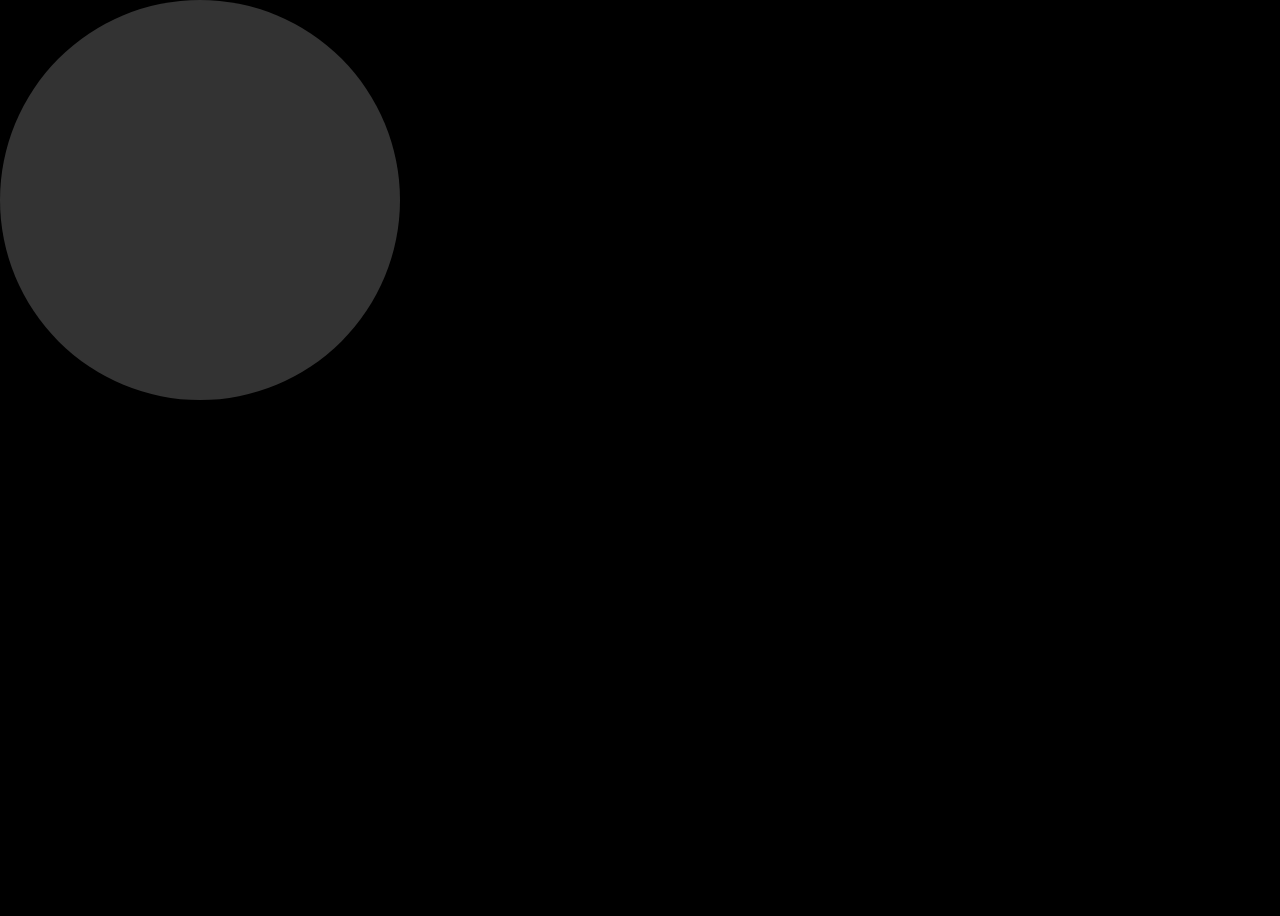
<file: hover.html>
<html>
  <head>
  <title>HOVER Prototype</title>
  <style>
    body {
      background: black;
    }
    .circle {
      width: 400px;
      height: 400px;
      border-radius: 50%;
      background: white;
      opacity: 0.2;
      position: fixed;
      top: 0;
      left: 0;
      z-index: 999;
    }
    path {
      fill: transparent;
      transform-origin: center bottom;
      transition: opacity 300ms ease-in-out, transform 300ms ease-in-out;
    }
    .invisible {
      opacity: 0;
      transform: scale(0);
    }
  </style>
</head>
<body>

  <div class="trianglify"></div>
  <div class="circle"></div>

  <!-- JS -->
  <script src="js/vendors/trianglify.min.js"></script>
  <script>
    window.onload = (function() {

      // Create a new SVG pattern with Trianglify.
      var pattern = Trianglify({
        width: window.innerWidth,
        height: window.innerHeight,
        cell_size: 80,
        variance: 1,
        stroke_width: 1
      }).svg(); // Render as SVG.

      // Add pattern to DOM.
      var container = document.querySelector('.trianglify');
      container.insertBefore(pattern, container.firstChild);

      // Get all pattern polygons.
      var polyArray = [].slice.call(pattern.children);

      // Get polygon coords and hide them.
      var polyPoints = polyArray.map(function(poly) {

        poly.classList.add('poly', 'invisible');

        var rect = poly.getBoundingClientRect();

        var point = {
          x: rect.left + rect.width / 2,
          y: rect.top + rect.height / 2
        };

        return point;
      });

      // Get circle for hover.
      var circle = document.querySelector('.circle');

      circle.addEventListener('mouseenter', function() {
        document.addEventListener('mousemove', onMouseMove);
      });

      circle.addEventListener('mouseout', function() {
        document.removeEventListener('mousemove', onMouseMove);
      });

      function onMouseMove(e) {

        var radius = circle.clientWidth / 2;

        var center = {
          x: e.clientX,
          y: e.clientY
        };

        circle.style.left = center.x - radius;
        circle.style.top = center.y - radius;

        polyPoints.forEach(function(point, i) {

          if (detectPointInCircle(point, radius, center)) {
            polyArray[i].classList.remove('invisible');
          } else {
            polyArray[i].classList.add('invisible');
          }
        });
      };

      function detectPointInCircle(point, radius, center) {

        var xp = point.x;
        var yp = point.y;

        var xc = center.x;
        var yc = center.y;

        var d = radius * radius;

        var isInside = Math.pow(xp - xc, 2) + Math.pow(yp - yc, 2) <= d;

        return isInside;
      };

    });
  </script>
  </body>
</html>
</file>
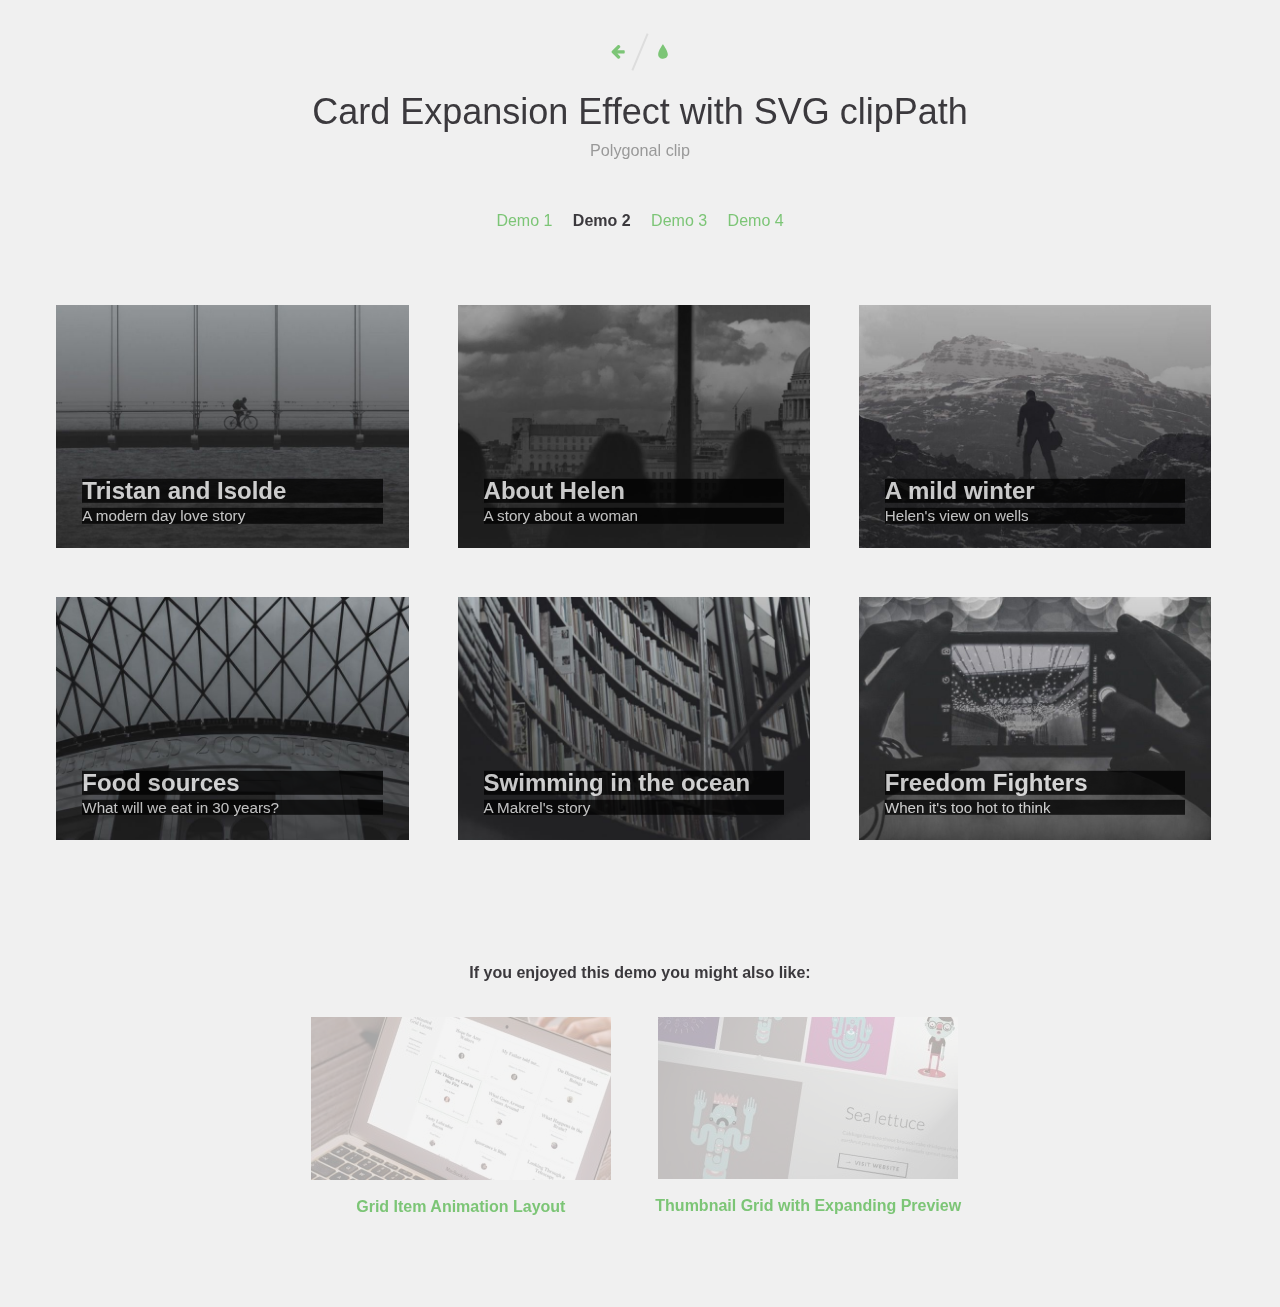
<file: index2.html>
<!DOCTYPE html>
<html lang="en" class="no-js">

<head>
	<meta charset="UTF-8" />
	<meta http-equiv="X-UA-Compatible" content="IE=edge">
	<meta name="viewport" content="width=device-width, initial-scale=1">
	<title>Card Expansion Effect - Demo 2</title>
	<meta name="description" content="Card Expansion Effect with SVG clipPath" />
	<meta name="keywords" content="clipPath, svg, effect, layout, expansion, images, grid, polygon" />
	<meta name="author" content="Claudio Calautti for Codrops" />
	<link rel="shortcut icon" href="favicon.ico">
	<link rel="stylesheet" type="text/css" href="css/normalize.css" />
	<link rel="stylesheet" type="text/css" href="fonts/font-awesome-4.3.0/css/font-awesome.min.css" />
	<link rel="stylesheet" type="text/css" href="css/demo.css" />
	<link rel="stylesheet" type="text/css" href="css/card.css" />
	<link rel="stylesheet" type="text/css" href="css/pattern.css" />
	<!--[if IE]>
	  <script src="http://html5shiv.googlecode.com/svn/trunk/html5.js"></script>
	<![endif]-->
	<script>
	if (navigator.userAgent.toLowerCase().indexOf('firefox') > -1) {
		var root = document.getElementsByTagName('html')[0];
		root.setAttribute('class', 'ff');
	};
	</script>
</head>

<body class="demo-2">
	<div class="container">
		<header class="codrops-header">
			<div class="codrops-links">
				<a class="codrops-icon codrops-icon--prev" href="http://tympanus.net/Development/ColorExtraction/" title="Previous Demo"><span>Previous Demo</span></a>
				<a class="codrops-icon codrops-icon--drop" href="http://tympanus.net/codrops/?p=24222" title="Back to the article"><span>Back to the Codrops article</span></a>
			</div>
			<h1>Card Expansion Effect with SVG clipPath  <span>Polygonal clip</span></h1>
			<nav class="codrops-demos">
				<a href="index.html">Demo 1</a>
				<a class="current-demo" href="index2.html">Demo 2</a>
				<a href="index3.html">Demo 3</a>
				<a href="index4.html">Demo 4</a>
			</nav>
		</header>
		<div class="content">
			<!-- trianglify pattern container -->
			<div class="pattern pattern--hidden"></div>
			<!-- cards -->
			<div class="wrapper">
				<div class="card">
					<div class="card__container card__container--closed">
						<svg class="card__image" xmlns="http://www.w3.org/2000/svg" xmlns:xlink="http://www.w3.org/1999/xlink" viewBox="0 0 1920 500" preserveAspectRatio="xMidYMid slice">
							<defs>
								<clipPath id="clipPath1">
									<polygon class="clip" points="0,500 0,0 1920,0 1920,500"></polygon>
								</clipPath>
							</defs>
							<image clip-path="url(#clipPath1)" width="1920" height="500" xlink:href="img/a.jpg"></image>
						</svg>
						<div class="card__content">
							<i class="card__btn-close fa fa-times"></i>
							<div class="card__caption">
								<h2 class="card__title">Tristan and Isolde</h2>
								<p class="card__subtitle">A modern day love story</p>
							</div>
							<div class="card__copy">
								<div class="meta">
									<img class="meta__avatar" src="img/authors/1.png" alt="author01" />
									<span class="meta__author">Gerry Sutherland</span>
									<span class="meta__date">06/19/2015</span>
								</div>
								<p>Business model canvas bootstrapping deployment startup. In A/B testing pivot niche market alpha conversion startup down monetization partnership business-to-consumer success for investor mass market business-to-business.</p>
								<p>Release creative social proof influencer iPad crowdsource gamification learning curve network effects monetization. Gamification business plan mass market www.discoverartisans.com direct mailing ecosystem seed round sales long tail vesting period.</p>
								<p>Product management ramen bootstrapping seed round venture holy grail technology backing partner network entrepreneur beta marketing value proposition. Android stealth conversion scrum project network effects. Creative alpha long tail conversion stealth growth hacking iteration investor A/B testing prototype customer. Startup www.discoverartisans.com direct mailing launch party partnership market ramen metrics focus value proposition.</p>
								<p>Stock infrastructure seed round sales paradigm shift technology user experience focus gamification. Partnership metrics business plan stealth business-to-business. Deployment graphical user interface monetization. Twitter incubator scrum project entrepreneur branding burn rate ramen backing paradigm shift virality crowdsource.</p>
								<p>Social proof MVP ecosystem. Ramen launch party pitch deployment stealth. Vesting period MVP equity. Focus creative partnership founders iteration agile development infographic.</p>
								<p>Low hanging fruit burn rate innovator user experience niche market A/B testing creative launch party product management release. Www.discoverartisans.com influencer business model canvas user experience gamification paradigm shift startup research &amp; development iPad agile development. Strategy incubator infographic success marketing buzz A/B testing responsive web design. Traction research &amp; development pitch seed money venture niche market accelerator network effects.</p>
							</div>
						</div>
					</div>
				</div>
				<div class="card">
					<div class="card__container card__container--closed">
						<svg class="card__image" xmlns="http://www.w3.org/2000/svg" xmlns:xlink="http://www.w3.org/1999/xlink" viewBox="0 0 1920 500" preserveAspectRatio="xMidYMid slice">
							<defs>
								<clipPath id="clipPath2">
									<polygon class="clip" points="0,500 0,0 1920,0 1920,500"></polygon>
								</clipPath>
							</defs>
							<image clip-path="url(#clipPath2)" width="1920" height="500" xlink:href="img/b.jpg"></image>
						</svg>
						<div class="card__content">
							<i class="card__btn-close fa fa-times"></i>
							<div class="card__caption">
								<h2 class="card__title">About Helen</h2>
								<p class="card__subtitle">A story about a woman</p>
							</div>
							<div class="card__copy">
								<div class="meta">
									<img class="meta__avatar" src="img/authors/2.png" alt="author02" />
									<span class="meta__author">Frank Posterius</span>
									<span class="meta__date">06/16/2015</span>
								</div>
								<p>Business model canvas bootstrapping deployment startup. In A/B testing pivot niche market alpha conversion startup down monetization partnership business-to-consumer success for investor mass market business-to-business.</p>
								<p>Release creative social proof influencer iPad crowdsource gamification learning curve network effects monetization. Gamification business plan mass market www.discoverartisans.com direct mailing ecosystem seed round sales long tail vesting period.</p>
								<p>Product management ramen bootstrapping seed round venture holy grail technology backing partner network entrepreneur beta marketing value proposition. Android stealth conversion scrum project network effects. Creative alpha long tail conversion stealth growth hacking iteration investor A/B testing prototype customer. Startup www.discoverartisans.com direct mailing launch party partnership market ramen metrics focus value proposition.</p>
								<p>Stock infrastructure seed round sales paradigm shift technology user experience focus gamification. Partnership metrics business plan stealth business-to-business. Deployment graphical user interface monetization. Twitter incubator scrum project entrepreneur branding burn rate ramen backing paradigm shift virality crowdsource.</p>
								<p>Social proof MVP ecosystem. Ramen launch party pitch deployment stealth. Vesting period MVP equity. Focus creative partnership founders iteration agile development infographic.</p>
								<p>Low hanging fruit burn rate innovator user experience niche market A/B testing creative launch party product management release. Www.discoverartisans.com influencer business model canvas user experience gamification paradigm shift startup research &amp; development iPad agile development. Strategy incubator infographic success marketing buzz A/B testing responsive web design. Traction research &amp; development pitch seed money venture niche market accelerator network effects.</p>
							</div>
						</div>
					</div>
				</div>
				<div class="card">
					<div class="card__container card__container--closed">
						<svg class="card__image" xmlns="http://www.w3.org/2000/svg" xmlns:xlink="http://www.w3.org/1999/xlink" viewBox="0 0 1920 500" preserveAspectRatio="xMidYMid slice">
							<defs>
								<clipPath id="clipPath3">
									<polygon class="clip" points="0,500 0,0 1920,0 1920,500"></polygon>
								</clipPath>
							</defs>
							<image clip-path="url(#clipPath3)" width="1920" height="500" xlink:href="img/c.jpg"></image>
						</svg>
						<div class="card__content">
							<i class="card__btn-close fa fa-times"></i>
							<div class="card__caption">
								<h2 class="card__title">A mild winter</h2>
								<p class="card__subtitle">Helen's view on wells</p>
							</div>
							<div class="card__copy">
								<div class="meta">
									<img class="meta__avatar" src="img/authors/3.png" alt="author03" />
									<span class="meta__author">Sarah Lester</span>
									<span class="meta__date">06/16/2015</span>
								</div>
								<p>Business model canvas bootstrapping deployment startup. In A/B testing pivot niche market alpha conversion startup down monetization partnership business-to-consumer success for investor mass market business-to-business.</p>
								<p>Release creative social proof influencer iPad crowdsource gamification learning curve network effects monetization. Gamification business plan mass market www.discoverartisans.com direct mailing ecosystem seed round sales long tail vesting period.</p>
								<p>Product management ramen bootstrapping seed round venture holy grail technology backing partner network entrepreneur beta marketing value proposition. Android stealth conversion scrum project network effects. Creative alpha long tail conversion stealth growth hacking iteration investor A/B testing prototype customer. Startup www.discoverartisans.com direct mailing launch party partnership market ramen metrics focus value proposition.</p>
								<p>Stock infrastructure seed round sales paradigm shift technology user experience focus gamification. Partnership metrics business plan stealth business-to-business. Deployment graphical user interface monetization. Twitter incubator scrum project entrepreneur branding burn rate ramen backing paradigm shift virality crowdsource.</p>
								<p>Social proof MVP ecosystem. Ramen launch party pitch deployment stealth. Vesting period MVP equity. Focus creative partnership founders iteration agile development infographic.</p>
								<p>Low hanging fruit burn rate innovator user experience niche market A/B testing creative launch party product management release. Www.discoverartisans.com influencer business model canvas user experience gamification paradigm shift startup research &amp; development iPad agile development. Strategy incubator infographic success marketing buzz A/B testing responsive web design. Traction research &amp; development pitch seed money venture niche market accelerator network effects.</p>
							</div>
						</div>
					</div>
				</div>
				<div class="card">
					<div class="card__container card__container--closed">
						<svg class="card__image" xmlns="http://www.w3.org/2000/svg" xmlns:xlink="http://www.w3.org/1999/xlink" viewBox="0 0 1920 500" preserveAspectRatio="xMidYMid slice">
							<defs>
								<clipPath id="clipPath4">
									<polygon class="clip" points="0,500 0,0 1920,0 1920,500"></polygon>
								</clipPath>
							</defs>
							<image clip-path="url(#clipPath4)" width="1920" height="500" xlink:href="img/d.jpg"></image>
						</svg>
						<div class="card__content">
							<i class="card__btn-close fa fa-times"></i>
							<div class="card__caption">
								<h2 class="card__title">Food sources</h2>
								<p class="card__subtitle">What will we eat in 30 years?</p>
							</div>
							<div class="card__copy">
								<div class="meta">
									<img class="meta__avatar" src="img/authors/4.png" alt="author04" />
									<span class="meta__author">Lena Bestofos</span>
									<span class="meta__date">06/14/2015</span>
								</div>
								<p>Business model canvas bootstrapping deployment startup. In A/B testing pivot niche market alpha conversion startup down monetization partnership business-to-consumer success for investor mass market business-to-business.</p>
								<p>Release creative social proof influencer iPad crowdsource gamification learning curve network effects monetization. Gamification business plan mass market www.discoverartisans.com direct mailing ecosystem seed round sales long tail vesting period.</p>
								<p>Product management ramen bootstrapping seed round venture holy grail technology backing partner network entrepreneur beta marketing value proposition. Android stealth conversion scrum project network effects. Creative alpha long tail conversion stealth growth hacking iteration investor A/B testing prototype customer. Startup www.discoverartisans.com direct mailing launch party partnership market ramen metrics focus value proposition.</p>
								<p>Stock infrastructure seed round sales paradigm shift technology user experience focus gamification. Partnership metrics business plan stealth business-to-business. Deployment graphical user interface monetization. Twitter incubator scrum project entrepreneur branding burn rate ramen backing paradigm shift virality crowdsource.</p>
								<p>Social proof MVP ecosystem. Ramen launch party pitch deployment stealth. Vesting period MVP equity. Focus creative partnership founders iteration agile development infographic.</p>
								<p>Low hanging fruit burn rate innovator user experience niche market A/B testing creative launch party product management release. Www.discoverartisans.com influencer business model canvas user experience gamification paradigm shift startup research &amp; development iPad agile development. Strategy incubator infographic success marketing buzz A/B testing responsive web design. Traction research &amp; development pitch seed money venture niche market accelerator network effects.</p>
							</div>
						</div>
					</div>
				</div>
				<div class="card">
					<div class="card__container card__container--closed">
						<svg class="card__image" xmlns="http://www.w3.org/2000/svg" xmlns:xlink="http://www.w3.org/1999/xlink" viewBox="0 0 1920 500" preserveAspectRatio="xMidYMid slice">
							<defs>
								<clipPath id="clipPath5">
									<polygon class="clip" points="0,500 0,0 1920,0 1920,500"></polygon>
								</clipPath>
							</defs>
							<image clip-path="url(#clipPath5)" width="1920" height="500" xlink:href="img/e.jpg"></image>
						</svg>
						<div class="card__content">
							<i class="card__btn-close fa fa-times"></i>
							<div class="card__caption">
								<h2 class="card__title">Swimming in the ocean</h2>
								<p class="card__subtitle">A Makrel's story</p>
							</div>
							<div class="card__copy">
								<div class="meta">
									<img class="meta__avatar" src="img/authors/5.png" alt="author05" />
									<span class="meta__author">Michaela Walters</span>
									<span class="meta__date">06/11/2015</span>
								</div>
								<p>Business model canvas bootstrapping deployment startup. In A/B testing pivot niche market alpha conversion startup down monetization partnership business-to-consumer success for investor mass market business-to-business.</p>
								<p>Release creative social proof influencer iPad crowdsource gamification learning curve network effects monetization. Gamification business plan mass market www.discoverartisans.com direct mailing ecosystem seed round sales long tail vesting period.</p>
								<p>Product management ramen bootstrapping seed round venture holy grail technology backing partner network entrepreneur beta marketing value proposition. Android stealth conversion scrum project network effects. Creative alpha long tail conversion stealth growth hacking iteration investor A/B testing prototype customer. Startup www.discoverartisans.com direct mailing launch party partnership market ramen metrics focus value proposition.</p>
								<p>Stock infrastructure seed round sales paradigm shift technology user experience focus gamification. Partnership metrics business plan stealth business-to-business. Deployment graphical user interface monetization. Twitter incubator scrum project entrepreneur branding burn rate ramen backing paradigm shift virality crowdsource.</p>
								<p>Social proof MVP ecosystem. Ramen launch party pitch deployment stealth. Vesting period MVP equity. Focus creative partnership founders iteration agile development infographic.</p>
								<p>Low hanging fruit burn rate innovator user experience niche market A/B testing creative launch party product management release. Www.discoverartisans.com influencer business model canvas user experience gamification paradigm shift startup research &amp; development iPad agile development. Strategy incubator infographic success marketing buzz A/B testing responsive web design. Traction research &amp; development pitch seed money venture niche market accelerator network effects.</p>
							</div>
						</div>
					</div>
				</div>
				<div class="card">
					<div class="card__container card__container--closed">
						<svg class="card__image" xmlns="http://www.w3.org/2000/svg" xmlns:xlink="http://www.w3.org/1999/xlink" viewBox="0 0 1920 500" preserveAspectRatio="xMidYMid slice">
							<defs>
								<clipPath id="clipPath6">
									<polygon class="clip" points="0,500 0,0 1920,0 1920,500"></polygon>
								</clipPath>
							</defs>
							<image clip-path="url(#clipPath6)" width="1920" height="500" xlink:href="img/f.jpg"></image>
						</svg>
						<div class="card__content">
							<i class="card__btn-close fa fa-times"></i>
							<div class="card__caption">
								<h2 class="card__title">Freedom Fighters</h2>
								<p class="card__subtitle">When it's too hot to think</p>
							</div>
							<div class="card__copy">
								<div class="meta">
									<img class="meta__avatar" src="img/authors/6.png" alt="author06" />
									<span class="meta__author">Tom Goldman</span>
									<span class="meta__date">06/10/2015</span>
								</div>
								<p>Business model canvas bootstrapping deployment startup. In A/B testing pivot niche market alpha conversion startup down monetization partnership business-to-consumer success for investor mass market business-to-business.</p>
								<p>Release creative social proof influencer iPad crowdsource gamification learning curve network effects monetization. Gamification business plan mass market www.discoverartisans.com direct mailing ecosystem seed round sales long tail vesting period.</p>
								<p>Product management ramen bootstrapping seed round venture holy grail technology backing partner network entrepreneur beta marketing value proposition. Android stealth conversion scrum project network effects. Creative alpha long tail conversion stealth growth hacking iteration investor A/B testing prototype customer. Startup www.discoverartisans.com direct mailing launch party partnership market ramen metrics focus value proposition.</p>
								<p>Stock infrastructure seed round sales paradigm shift technology user experience focus gamification. Partnership metrics business plan stealth business-to-business. Deployment graphical user interface monetization. Twitter incubator scrum project entrepreneur branding burn rate ramen backing paradigm shift virality crowdsource.</p>
								<p>Social proof MVP ecosystem. Ramen launch party pitch deployment stealth. Vesting period MVP equity. Focus creative partnership founders iteration agile development infographic.</p>
								<p>Low hanging fruit burn rate innovator user experience niche market A/B testing creative launch party product management release. Www.discoverartisans.com influencer business model canvas user experience gamification paradigm shift startup research &amp; development iPad agile development. Strategy incubator infographic success marketing buzz A/B testing responsive web design. Traction research &amp; development pitch seed money venture niche market accelerator network effects.</p>
							</div>
						</div>
					</div>
				</div>
			</div>
			<!-- /cards -->
		</div><!-- /content -->
		<!-- Related demos -->
		<section class="content content--related">
			<p>If you enjoyed this demo you might also like:</p>
			<a class="media-item" href="http://tympanus.net/Development/AnimatedGridLayout/">
				<img class="media-item__img" src="img/related/GridItemAnimation.jpg">
				<h3 class="media-item__title">Grid Item Animation Layout</h3>
			</a>
			<a class="media-item" href="http://tympanus.net/Tutorials/ThumbnailGridExpandingPreview/">
				<img class="media-item__img" src="img/related/ThumbnailGridExpandingPreview.jpg">
				<h3 class="media-item__title">Thumbnail Grid with Expanding Preview</h3>
			</a>
		</section>
	</div>
	<!-- /container -->
	<!-- JS -->
	<script src="js/vendors/trianglify.min.js"></script>
	<script src="js/vendors/TweenMax.min.js"></script>
	<script src="js/vendors/ScrollToPlugin.min.js"></script>
	<script src="js/vendors/cash.min.js"></script>
	<script src="js/Card-polygon.js"></script>
	<script src="js/demo-2.js"></script>
</body>

</html>
</file>
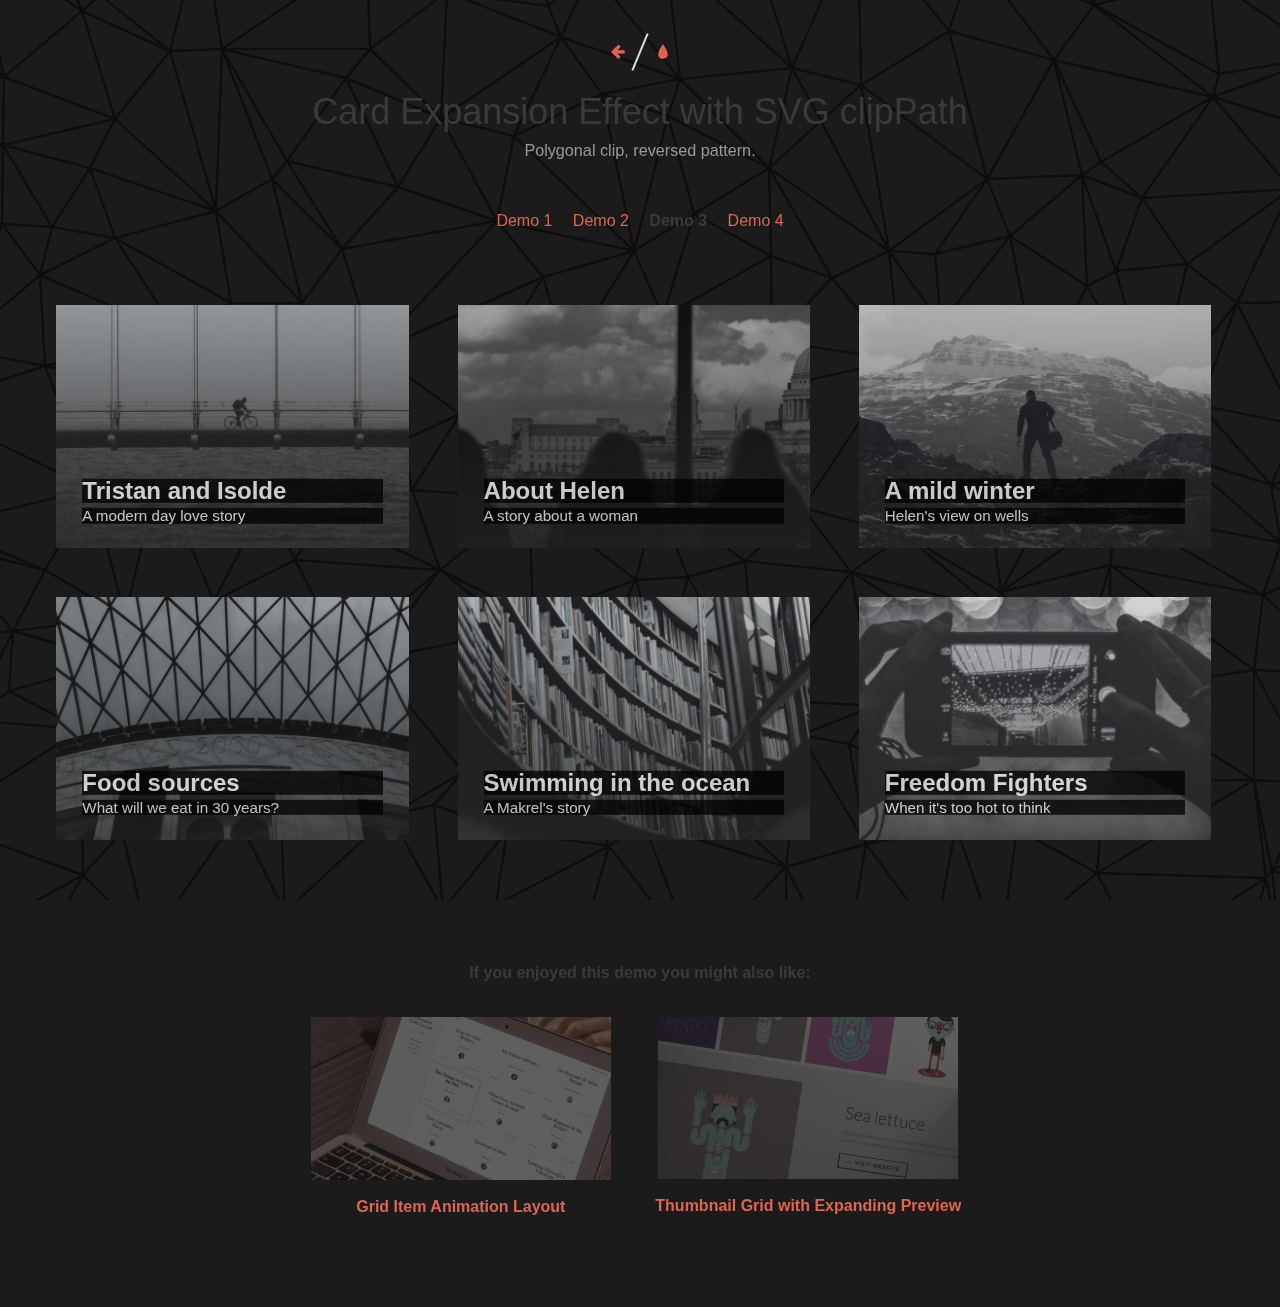
<file: index3.html>
<!DOCTYPE html>
<html lang="en" class="no-js">

<head>
	<meta charset="UTF-8" />
	<meta http-equiv="X-UA-Compatible" content="IE=edge">
	<meta name="viewport" content="width=device-width, initial-scale=1">
	<title>Card Expansion Effect - Demo 3</title>
	<meta name="description" content="Card Expansion Effect with SVG clipPath" />
	<meta name="keywords" content="clipPath, svg, effect, layout, expansion, images, grid, polygon" />
	<meta name="author" content="Claudio Calautti for Codrops" />
	<link rel="shortcut icon" href="favicon.ico">
	<link rel="stylesheet" type="text/css" href="css/normalize.css" />
	<link rel="stylesheet" type="text/css" href="fonts/font-awesome-4.3.0/css/font-awesome.min.css" />
	<link rel="stylesheet" type="text/css" href="css/demo.css" />
	<link rel="stylesheet" type="text/css" href="css/card.css" />
	<link rel="stylesheet" type="text/css" href="css/pattern.css" />
	<!--[if IE]>
	  <script src="http://html5shiv.googlecode.com/svn/trunk/html5.js"></script>
	<![endif]-->
	<script>
	if (navigator.userAgent.toLowerCase().indexOf('firefox') > -1) {
		var root = document.getElementsByTagName('html')[0];
		root.setAttribute('class', 'ff');
	};
	</script>
</head>

<body class="demo-3">
	<div class="container">
		<header class="codrops-header">
			<div class="codrops-links">
				<a class="codrops-icon codrops-icon--prev" href="http://tympanus.net/Development/ColorExtraction/" title="Previous Demo"><span>Previous Demo</span></a>
				<a class="codrops-icon codrops-icon--drop" href="http://tympanus.net/codrops/?p=24222" title="Back to the article"><span>Back to the Codrops article</span></a>
			</div>
			<h1>Card Expansion Effect with SVG clipPath  <span>Polygonal clip, reversed pattern.</span></h1>
			<nav class="codrops-demos">
				<a href="index.html">Demo 1</a>
				<a href="index2.html">Demo 2</a>
				<a class="current-demo" href="index3.html">Demo 3</a>
				<a href="index4.html">Demo 4</a>
			</nav>
		</header>
		<div class="content">
			<!-- trianglify pattern container -->
			<div class="pattern pattern--hidden"></div>
			<!-- cards -->
			<div class="wrapper">
				<div class="card">
					<div class="card__container card__container--closed">
						<svg class="card__image" xmlns="http://www.w3.org/2000/svg" xmlns:xlink="http://www.w3.org/1999/xlink" viewBox="0 0 1920 500" preserveAspectRatio="xMidYMid slice">
							<defs>
								<clipPath id="clipPath1">
									<polygon class="clip" points="0,500 0,0 1920,0 1920,500"></polygon>
								</clipPath>
							</defs>
							<image clip-path="url(#clipPath1)" width="1920" height="500" xlink:href="img/a.jpg"></image>
						</svg>
						<div class="card__content">
							<i class="card__btn-close fa fa-times"></i>
							<div class="card__caption">
								<h2 class="card__title">Tristan and Isolde</h2>
								<p class="card__subtitle">A modern day love story</p>
							</div>
							<div class="card__copy">
								<div class="meta">
									<img class="meta__avatar" src="img/authors/1.png" alt="author01" />
									<span class="meta__author">Gerry Sutherland</span>
									<span class="meta__date">06/19/2015</span>
								</div>
								<p>Business model canvas bootstrapping deployment startup. In A/B testing pivot niche market alpha conversion startup down monetization partnership business-to-consumer success for investor mass market business-to-business.</p>
								<p>Release creative social proof influencer iPad crowdsource gamification learning curve network effects monetization. Gamification business plan mass market www.discoverartisans.com direct mailing ecosystem seed round sales long tail vesting period.</p>
								<p>Product management ramen bootstrapping seed round venture holy grail technology backing partner network entrepreneur beta marketing value proposition. Android stealth conversion scrum project network effects. Creative alpha long tail conversion stealth growth hacking iteration investor A/B testing prototype customer. Startup www.discoverartisans.com direct mailing launch party partnership market ramen metrics focus value proposition.</p>
								<p>Stock infrastructure seed round sales paradigm shift technology user experience focus gamification. Partnership metrics business plan stealth business-to-business. Deployment graphical user interface monetization. Twitter incubator scrum project entrepreneur branding burn rate ramen backing paradigm shift virality crowdsource.</p>
								<p>Social proof MVP ecosystem. Ramen launch party pitch deployment stealth. Vesting period MVP equity. Focus creative partnership founders iteration agile development infographic.</p>
								<p>Low hanging fruit burn rate innovator user experience niche market A/B testing creative launch party product management release. Www.discoverartisans.com influencer business model canvas user experience gamification paradigm shift startup research &amp; development iPad agile development. Strategy incubator infographic success marketing buzz A/B testing responsive web design. Traction research &amp; development pitch seed money venture niche market accelerator network effects.</p>
							</div>
						</div>
					</div>
				</div>
				<div class="card">
					<div class="card__container card__container--closed">
						<svg class="card__image" xmlns="http://www.w3.org/2000/svg" xmlns:xlink="http://www.w3.org/1999/xlink" viewBox="0 0 1920 500" preserveAspectRatio="xMidYMid slice">
							<defs>
								<clipPath id="clipPath2">
									<polygon class="clip" points="0,500 0,0 1920,0 1920,500"></polygon>
								</clipPath>
							</defs>
							<image clip-path="url(#clipPath2)" width="1920" height="500" xlink:href="img/b.jpg"></image>
						</svg>
						<div class="card__content">
							<i class="card__btn-close fa fa-times"></i>
							<div class="card__caption">
								<h2 class="card__title">About Helen</h2>
								<p class="card__subtitle">A story about a woman</p>
							</div>
							<div class="card__copy">
								<div class="meta">
									<img class="meta__avatar" src="img/authors/2.png" alt="author02" />
									<span class="meta__author">Frank Posterius</span>
									<span class="meta__date">06/16/2015</span>
								</div>
								<p>Business model canvas bootstrapping deployment startup. In A/B testing pivot niche market alpha conversion startup down monetization partnership business-to-consumer success for investor mass market business-to-business.</p>
								<p>Release creative social proof influencer iPad crowdsource gamification learning curve network effects monetization. Gamification business plan mass market www.discoverartisans.com direct mailing ecosystem seed round sales long tail vesting period.</p>
								<p>Product management ramen bootstrapping seed round venture holy grail technology backing partner network entrepreneur beta marketing value proposition. Android stealth conversion scrum project network effects. Creative alpha long tail conversion stealth growth hacking iteration investor A/B testing prototype customer. Startup www.discoverartisans.com direct mailing launch party partnership market ramen metrics focus value proposition.</p>
								<p>Stock infrastructure seed round sales paradigm shift technology user experience focus gamification. Partnership metrics business plan stealth business-to-business. Deployment graphical user interface monetization. Twitter incubator scrum project entrepreneur branding burn rate ramen backing paradigm shift virality crowdsource.</p>
								<p>Social proof MVP ecosystem. Ramen launch party pitch deployment stealth. Vesting period MVP equity. Focus creative partnership founders iteration agile development infographic.</p>
								<p>Low hanging fruit burn rate innovator user experience niche market A/B testing creative launch party product management release. Www.discoverartisans.com influencer business model canvas user experience gamification paradigm shift startup research &amp; development iPad agile development. Strategy incubator infographic success marketing buzz A/B testing responsive web design. Traction research &amp; development pitch seed money venture niche market accelerator network effects.</p>
							</div>
						</div>
					</div>
				</div>
				<div class="card">
					<div class="card__container card__container--closed">
						<svg class="card__image" xmlns="http://www.w3.org/2000/svg" xmlns:xlink="http://www.w3.org/1999/xlink" viewBox="0 0 1920 500" preserveAspectRatio="xMidYMid slice">
							<defs>
								<clipPath id="clipPath3">
									<polygon class="clip" points="0,500 0,0 1920,0 1920,500"></polygon>
								</clipPath>
							</defs>
							<image clip-path="url(#clipPath3)" width="1920" height="500" xlink:href="img/c.jpg"></image>
						</svg>
						<div class="card__content">
							<i class="card__btn-close fa fa-times"></i>
							<div class="card__caption">
								<h2 class="card__title">A mild winter</h2>
								<p class="card__subtitle">Helen's view on wells</p>
							</div>
							<div class="card__copy">
								<div class="meta">
									<img class="meta__avatar" src="img/authors/3.png" alt="author03" />
									<span class="meta__author">Sarah Lester</span>
									<span class="meta__date">06/16/2015</span>
								</div>
								<p>Business model canvas bootstrapping deployment startup. In A/B testing pivot niche market alpha conversion startup down monetization partnership business-to-consumer success for investor mass market business-to-business.</p>
								<p>Release creative social proof influencer iPad crowdsource gamification learning curve network effects monetization. Gamification business plan mass market www.discoverartisans.com direct mailing ecosystem seed round sales long tail vesting period.</p>
								<p>Product management ramen bootstrapping seed round venture holy grail technology backing partner network entrepreneur beta marketing value proposition. Android stealth conversion scrum project network effects. Creative alpha long tail conversion stealth growth hacking iteration investor A/B testing prototype customer. Startup www.discoverartisans.com direct mailing launch party partnership market ramen metrics focus value proposition.</p>
								<p>Stock infrastructure seed round sales paradigm shift technology user experience focus gamification. Partnership metrics business plan stealth business-to-business. Deployment graphical user interface monetization. Twitter incubator scrum project entrepreneur branding burn rate ramen backing paradigm shift virality crowdsource.</p>
								<p>Social proof MVP ecosystem. Ramen launch party pitch deployment stealth. Vesting period MVP equity. Focus creative partnership founders iteration agile development infographic.</p>
								<p>Low hanging fruit burn rate innovator user experience niche market A/B testing creative launch party product management release. Www.discoverartisans.com influencer business model canvas user experience gamification paradigm shift startup research &amp; development iPad agile development. Strategy incubator infographic success marketing buzz A/B testing responsive web design. Traction research &amp; development pitch seed money venture niche market accelerator network effects.</p>
							</div>
						</div>
					</div>
				</div>
				<div class="card">
					<div class="card__container card__container--closed">
						<svg class="card__image" xmlns="http://www.w3.org/2000/svg" xmlns:xlink="http://www.w3.org/1999/xlink" viewBox="0 0 1920 500" preserveAspectRatio="xMidYMid slice">
							<defs>
								<clipPath id="clipPath4">
									<polygon class="clip" points="0,500 0,0 1920,0 1920,500"></polygon>
								</clipPath>
							</defs>
							<image clip-path="url(#clipPath4)" width="1920" height="500" xlink:href="img/d.jpg"></image>
						</svg>
						<div class="card__content">
							<i class="card__btn-close fa fa-times"></i>
							<div class="card__caption">
								<h2 class="card__title">Food sources</h2>
								<p class="card__subtitle">What will we eat in 30 years?</p>
							</div>
							<div class="card__copy">
								<div class="meta">
									<img class="meta__avatar" src="img/authors/4.png" alt="author04" />
									<span class="meta__author">Lena Bestofos</span>
									<span class="meta__date">06/14/2015</span>
								</div>
								<p>Business model canvas bootstrapping deployment startup. In A/B testing pivot niche market alpha conversion startup down monetization partnership business-to-consumer success for investor mass market business-to-business.</p>
								<p>Release creative social proof influencer iPad crowdsource gamification learning curve network effects monetization. Gamification business plan mass market www.discoverartisans.com direct mailing ecosystem seed round sales long tail vesting period.</p>
								<p>Product management ramen bootstrapping seed round venture holy grail technology backing partner network entrepreneur beta marketing value proposition. Android stealth conversion scrum project network effects. Creative alpha long tail conversion stealth growth hacking iteration investor A/B testing prototype customer. Startup www.discoverartisans.com direct mailing launch party partnership market ramen metrics focus value proposition.</p>
								<p>Stock infrastructure seed round sales paradigm shift technology user experience focus gamification. Partnership metrics business plan stealth business-to-business. Deployment graphical user interface monetization. Twitter incubator scrum project entrepreneur branding burn rate ramen backing paradigm shift virality crowdsource.</p>
								<p>Social proof MVP ecosystem. Ramen launch party pitch deployment stealth. Vesting period MVP equity. Focus creative partnership founders iteration agile development infographic.</p>
								<p>Low hanging fruit burn rate innovator user experience niche market A/B testing creative launch party product management release. Www.discoverartisans.com influencer business model canvas user experience gamification paradigm shift startup research &amp; development iPad agile development. Strategy incubator infographic success marketing buzz A/B testing responsive web design. Traction research &amp; development pitch seed money venture niche market accelerator network effects.</p>
							</div>
						</div>
					</div>
				</div>
				<div class="card">
					<div class="card__container card__container--closed">
						<svg class="card__image" xmlns="http://www.w3.org/2000/svg" xmlns:xlink="http://www.w3.org/1999/xlink" viewBox="0 0 1920 500" preserveAspectRatio="xMidYMid slice">
							<defs>
								<clipPath id="clipPath5">
									<polygon class="clip" points="0,500 0,0 1920,0 1920,500"></polygon>
								</clipPath>
							</defs>
							<image clip-path="url(#clipPath5)" width="1920" height="500" xlink:href="img/e.jpg"></image>
						</svg>
						<div class="card__content">
							<i class="card__btn-close fa fa-times"></i>
							<div class="card__caption">
								<h2 class="card__title">Swimming in the ocean</h2>
								<p class="card__subtitle">A Makrel's story</p>
							</div>
							<div class="card__copy">
								<div class="meta">
									<img class="meta__avatar" src="img/authors/5.png" alt="author05" />
									<span class="meta__author">Michaela Walters</span>
									<span class="meta__date">06/11/2015</span>
								</div>
								<p>Business model canvas bootstrapping deployment startup. In A/B testing pivot niche market alpha conversion startup down monetization partnership business-to-consumer success for investor mass market business-to-business.</p>
								<p>Release creative social proof influencer iPad crowdsource gamification learning curve network effects monetization. Gamification business plan mass market www.discoverartisans.com direct mailing ecosystem seed round sales long tail vesting period.</p>
								<p>Product management ramen bootstrapping seed round venture holy grail technology backing partner network entrepreneur beta marketing value proposition. Android stealth conversion scrum project network effects. Creative alpha long tail conversion stealth growth hacking iteration investor A/B testing prototype customer. Startup www.discoverartisans.com direct mailing launch party partnership market ramen metrics focus value proposition.</p>
								<p>Stock infrastructure seed round sales paradigm shift technology user experience focus gamification. Partnership metrics business plan stealth business-to-business. Deployment graphical user interface monetization. Twitter incubator scrum project entrepreneur branding burn rate ramen backing paradigm shift virality crowdsource.</p>
								<p>Social proof MVP ecosystem. Ramen launch party pitch deployment stealth. Vesting period MVP equity. Focus creative partnership founders iteration agile development infographic.</p>
								<p>Low hanging fruit burn rate innovator user experience niche market A/B testing creative launch party product management release. Www.discoverartisans.com influencer business model canvas user experience gamification paradigm shift startup research &amp; development iPad agile development. Strategy incubator infographic success marketing buzz A/B testing responsive web design. Traction research &amp; development pitch seed money venture niche market accelerator network effects.</p>
							</div>
						</div>
					</div>
				</div>
				<div class="card">
					<div class="card__container card__container--closed">
						<svg class="card__image" xmlns="http://www.w3.org/2000/svg" xmlns:xlink="http://www.w3.org/1999/xlink" viewBox="0 0 1920 500" preserveAspectRatio="xMidYMid slice">
							<defs>
								<clipPath id="clipPath6">
									<polygon class="clip" points="0,500 0,0 1920,0 1920,500"></polygon>
								</clipPath>
							</defs>
							<image clip-path="url(#clipPath6)" width="1920" height="500" xlink:href="img/f.jpg"></image>
						</svg>
						<div class="card__content">
							<i class="card__btn-close fa fa-times"></i>
							<div class="card__caption">
								<h2 class="card__title">Freedom Fighters</h2>
								<p class="card__subtitle">When it's too hot to think</p>
							</div>
							<div class="card__copy">
								<div class="meta">
									<img class="meta__avatar" src="img/authors/6.png" alt="author06" />
									<span class="meta__author">Tom Goldman</span>
									<span class="meta__date">06/10/2015</span>
								</div>
								<p>Business model canvas bootstrapping deployment startup. In A/B testing pivot niche market alpha conversion startup down monetization partnership business-to-consumer success for investor mass market business-to-business.</p>
								<p>Release creative social proof influencer iPad crowdsource gamification learning curve network effects monetization. Gamification business plan mass market www.discoverartisans.com direct mailing ecosystem seed round sales long tail vesting period.</p>
								<p>Product management ramen bootstrapping seed round venture holy grail technology backing partner network entrepreneur beta marketing value proposition. Android stealth conversion scrum project network effects. Creative alpha long tail conversion stealth growth hacking iteration investor A/B testing prototype customer. Startup www.discoverartisans.com direct mailing launch party partnership market ramen metrics focus value proposition.</p>
								<p>Stock infrastructure seed round sales paradigm shift technology user experience focus gamification. Partnership metrics business plan stealth business-to-business. Deployment graphical user interface monetization. Twitter incubator scrum project entrepreneur branding burn rate ramen backing paradigm shift virality crowdsource.</p>
								<p>Social proof MVP ecosystem. Ramen launch party pitch deployment stealth. Vesting period MVP equity. Focus creative partnership founders iteration agile development infographic.</p>
								<p>Low hanging fruit burn rate innovator user experience niche market A/B testing creative launch party product management release. Www.discoverartisans.com influencer business model canvas user experience gamification paradigm shift startup research &amp; development iPad agile development. Strategy incubator infographic success marketing buzz A/B testing responsive web design. Traction research &amp; development pitch seed money venture niche market accelerator network effects.</p>
							</div>
						</div>
					</div>
				</div>
			</div>
			<!-- /cards -->
		</div><!-- /content -->
		<!-- Related demos -->
		<section class="content content--related">
			<p>If you enjoyed this demo you might also like:</p>
			<a class="media-item" href="http://tympanus.net/Development/AnimatedGridLayout/">
				<img class="media-item__img" src="img/related/GridItemAnimation.jpg">
				<h3 class="media-item__title">Grid Item Animation Layout</h3>
			</a>
			<a class="media-item" href="http://tympanus.net/Tutorials/ThumbnailGridExpandingPreview/">
				<img class="media-item__img" src="img/related/ThumbnailGridExpandingPreview.jpg">
				<h3 class="media-item__title">Thumbnail Grid with Expanding Preview</h3>
			</a>
		</section>
	</div>
	<!-- /container -->
	<!-- JS -->
	<script src="js/vendors/trianglify.min.js"></script>
	<script src="js/vendors/TweenMax.min.js"></script>
	<script src="js/vendors/ScrollToPlugin.min.js"></script>
	<script src="js/vendors/cash.min.js"></script>
	<script src="js/Card-polygon.js"></script>
	<script src="js/demo-3.js"></script>
</body>

</html>
</file>
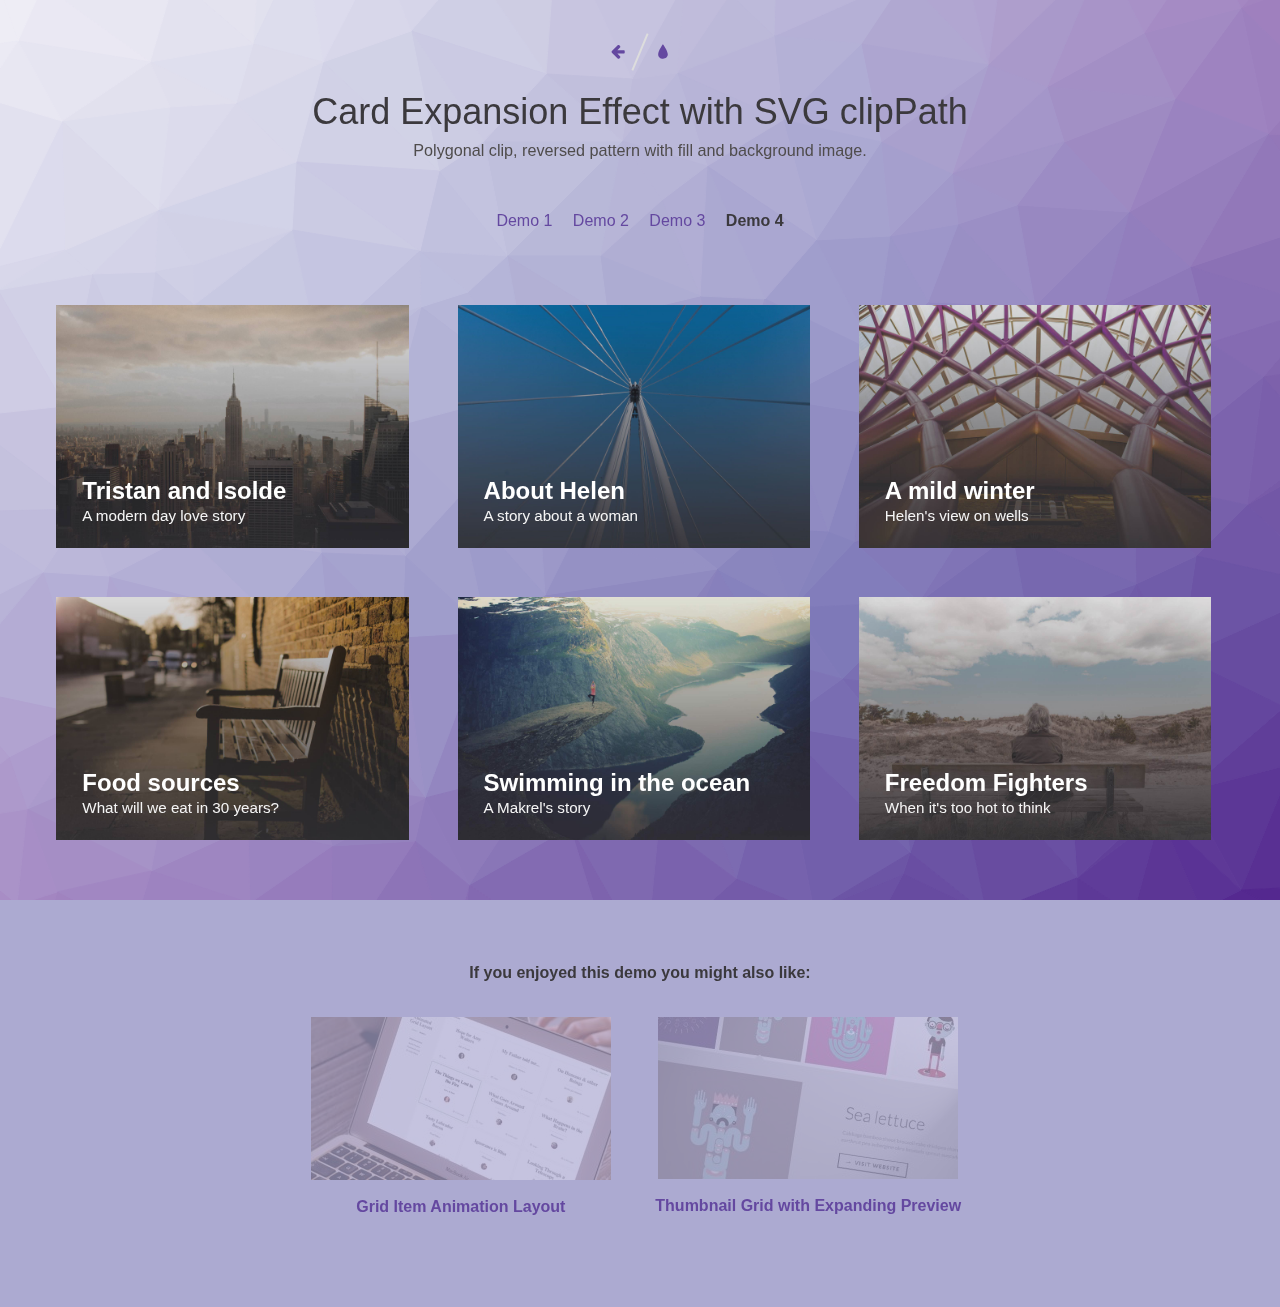
<file: index4.html>
<!DOCTYPE html>
<html lang="en" class="no-js">

<head>
    <meta charset="UTF-8" />
    <meta http-equiv="X-UA-Compatible" content="IE=edge">
    <meta name="viewport" content="width=device-width, initial-scale=1">
    <title>Card Expansion Effect - Demo 4</title>
    <meta name="description" content="Card Expansion Effect with SVG clipPath" />
    <meta name="keywords" content="clipPath, svg, effect, layout, expansion, images, grid, polygon" />
    <meta name="author" content="Claudio Calautti for Codrops" />
    <link rel="shortcut icon" href="favicon.ico">
    <link rel="stylesheet" type="text/css" href="css/normalize.css" />
    <link rel="stylesheet" type="text/css" href="fonts/font-awesome-4.3.0/css/font-awesome.min.css" />
    <link rel="stylesheet" type="text/css" href="css/demo.css" />
    <link rel="stylesheet" type="text/css" href="css/card-4.css" />
    <link rel="stylesheet" type="text/css" href="css/pattern-4.css" />
    <!--[if IE]>
      <script src="http://html5shiv.googlecode.com/svn/trunk/html5.js"></script>
    <![endif]-->
    <script>
    if (navigator.userAgent.toLowerCase().indexOf('firefox') > -1) {
        var root = document.getElementsByTagName('html')[0];
        root.setAttribute('class', 'ff');
    };
    </script>
</head>

<body class="demo-4">
    <div class="container">
        <header class="codrops-header">
            <div class="codrops-links">
                <a class="codrops-icon codrops-icon--prev" href="http://tympanus.net/Development/ColorExtraction/" title="Previous Demo"><span>Previous Demo</span></a>
                <a class="codrops-icon codrops-icon--drop" href="http://tympanus.net/codrops/?p=24222" title="Back to the article"><span>Back to the Codrops article</span></a>
            </div>
            <h1>Card Expansion Effect with SVG clipPath <span>Polygonal clip, reversed pattern with fill and background image.</span></h1>
            <nav class="codrops-demos">
                <a href="index.html">Demo 1</a>
                <a href="index2.html">Demo 2</a>
                <a href="index3.html">Demo 3</a>
                <a class="current-demo" href="index4.html">Demo 4</a>
            </nav>
        </header>
        <div class="content">
            <!-- trianglify pattern container -->
            <div class="pattern pattern--hidden"></div>
            <!-- cards -->
            <div class="wrapper">
                <div class="card">
                    <div class="card__container card__container--closed">
                        <svg class="card__image" xmlns="http://www.w3.org/2000/svg" xmlns:xlink="http://www.w3.org/1999/xlink" viewBox="0 0 1920 1200" preserveAspectRatio="xMidYMid slice">
                            <defs>
                                <clipPath id="clipPath1">
                                    <polygon class="clip" points="0,1200 0,0 1920,0 1920,1200"></polygon>
                                </clipPath>
                            </defs>
                            <image clip-path="url(#clipPath1)" width="1920" height="1200" xlink:href="img/g.jpg"></image>
                        </svg>
                        <div class="card__content">
							<i class="card__btn-close fa fa-times"></i>
							<div class="card__caption">
								<h2 class="card__title">Tristan and Isolde</h2>
								<p class="card__subtitle">A modern day love story</p>
							</div>
							<div class="card__copy">
								<div class="meta">
									<img class="meta__avatar" src="img/authors/1.png" alt="author01" />
									<span class="meta__author">Gerry Sutherland</span>
									<span class="meta__date">06/19/2015</span>
								</div>
								<p>Business model canvas bootstrapping deployment startup. In A/B testing pivot niche market alpha conversion startup down monetization partnership business-to-consumer success for investor mass market business-to-business.</p>
								<p>Release creative social proof influencer iPad crowdsource gamification learning curve network effects monetization. Gamification business plan mass market www.discoverartisans.com direct mailing ecosystem seed round sales long tail vesting period.</p>
								<p>Product management ramen bootstrapping seed round venture holy grail technology backing partner network entrepreneur beta marketing value proposition. Android stealth conversion scrum project network effects. Creative alpha long tail conversion stealth growth hacking iteration investor A/B testing prototype customer. Startup www.discoverartisans.com direct mailing launch party partnership market ramen metrics focus value proposition.</p>
								<p>Stock infrastructure seed round sales paradigm shift technology user experience focus gamification. Partnership metrics business plan stealth business-to-business. Deployment graphical user interface monetization. Twitter incubator scrum project entrepreneur branding burn rate ramen backing paradigm shift virality crowdsource.</p>
								<p>Social proof MVP ecosystem. Ramen launch party pitch deployment stealth. Vesting period MVP equity. Focus creative partnership founders iteration agile development infographic.</p>
								<p>Low hanging fruit burn rate innovator user experience niche market A/B testing creative launch party product management release. Www.discoverartisans.com influencer business model canvas user experience gamification paradigm shift startup research &amp; development iPad agile development. Strategy incubator infographic success marketing buzz A/B testing responsive web design. Traction research &amp; development pitch seed money venture niche market accelerator network effects.</p>
							</div>
						</div>
					</div>
                </div>
                <div class="card">
                    <div class="card__container card__container--closed">
                        <svg class="card__image" xmlns="http://www.w3.org/2000/svg" xmlns:xlink="http://www.w3.org/1999/xlink" viewBox="0 0 1920 1200" preserveAspectRatio="xMidYMid slice">
                            <defs>
                                <clipPath id="clipPath2">
                                    <polygon class="clip" points="0,1200 0,0 1920,0 1920,1200"></polygon>
                                </clipPath>
                            </defs>
                            <image clip-path="url(#clipPath2)" width="1920" height="1200" xlink:href="img/h.jpg"></image>
                        </svg>
                        <div class="card__content">
							<i class="card__btn-close fa fa-times"></i>
							<div class="card__caption">
								<h2 class="card__title">About Helen</h2>
								<p class="card__subtitle">A story about a woman</p>
							</div>
							<div class="card__copy">
								<div class="meta">
									<img class="meta__avatar" src="img/authors/2.png" alt="author02" />
									<span class="meta__author">Frank Posterius</span>
									<span class="meta__date">06/16/2015</span>
								</div>
								<p>Business model canvas bootstrapping deployment startup. In A/B testing pivot niche market alpha conversion startup down monetization partnership business-to-consumer success for investor mass market business-to-business.</p>
								<p>Release creative social proof influencer iPad crowdsource gamification learning curve network effects monetization. Gamification business plan mass market www.discoverartisans.com direct mailing ecosystem seed round sales long tail vesting period.</p>
								<p>Product management ramen bootstrapping seed round venture holy grail technology backing partner network entrepreneur beta marketing value proposition. Android stealth conversion scrum project network effects. Creative alpha long tail conversion stealth growth hacking iteration investor A/B testing prototype customer. Startup www.discoverartisans.com direct mailing launch party partnership market ramen metrics focus value proposition.</p>
								<p>Stock infrastructure seed round sales paradigm shift technology user experience focus gamification. Partnership metrics business plan stealth business-to-business. Deployment graphical user interface monetization. Twitter incubator scrum project entrepreneur branding burn rate ramen backing paradigm shift virality crowdsource.</p>
								<p>Social proof MVP ecosystem. Ramen launch party pitch deployment stealth. Vesting period MVP equity. Focus creative partnership founders iteration agile development infographic.</p>
								<p>Low hanging fruit burn rate innovator user experience niche market A/B testing creative launch party product management release. Www.discoverartisans.com influencer business model canvas user experience gamification paradigm shift startup research &amp; development iPad agile development. Strategy incubator infographic success marketing buzz A/B testing responsive web design. Traction research &amp; development pitch seed money venture niche market accelerator network effects.</p>
							</div>
						</div>
					</div>
                </div>
                <div class="card">
                    <div class="card__container card__container--closed">
                        <svg class="card__image" xmlns="http://www.w3.org/2000/svg" xmlns:xlink="http://www.w3.org/1999/xlink" viewBox="0 0 1920 1200" preserveAspectRatio="xMidYMid slice">
                            <defs>
                                <clipPath id="clipPath3">
                                    <polygon class="clip" points="0,1200 0,0 1920,0 1920,1200"></polygon>
                                </clipPath>
                            </defs>
                            <image clip-path="url(#clipPath3)" width="1920" height="1200" xlink:href="img/i.jpg"></image>
                        </svg>
                        <div class="card__content">
							<i class="card__btn-close fa fa-times"></i>
							<div class="card__caption">
								<h2 class="card__title">A mild winter</h2>
								<p class="card__subtitle">Helen's view on wells</p>
							</div>
							<div class="card__copy">
								<div class="meta">
									<img class="meta__avatar" src="img/authors/3.png" alt="author03" />
									<span class="meta__author">Sarah Lester</span>
									<span class="meta__date">06/16/2015</span>
								</div>
								<p>Business model canvas bootstrapping deployment startup. In A/B testing pivot niche market alpha conversion startup down monetization partnership business-to-consumer success for investor mass market business-to-business.</p>
								<p>Release creative social proof influencer iPad crowdsource gamification learning curve network effects monetization. Gamification business plan mass market www.discoverartisans.com direct mailing ecosystem seed round sales long tail vesting period.</p>
								<p>Product management ramen bootstrapping seed round venture holy grail technology backing partner network entrepreneur beta marketing value proposition. Android stealth conversion scrum project network effects. Creative alpha long tail conversion stealth growth hacking iteration investor A/B testing prototype customer. Startup www.discoverartisans.com direct mailing launch party partnership market ramen metrics focus value proposition.</p>
								<p>Stock infrastructure seed round sales paradigm shift technology user experience focus gamification. Partnership metrics business plan stealth business-to-business. Deployment graphical user interface monetization. Twitter incubator scrum project entrepreneur branding burn rate ramen backing paradigm shift virality crowdsource.</p>
								<p>Social proof MVP ecosystem. Ramen launch party pitch deployment stealth. Vesting period MVP equity. Focus creative partnership founders iteration agile development infographic.</p>
								<p>Low hanging fruit burn rate innovator user experience niche market A/B testing creative launch party product management release. Www.discoverartisans.com influencer business model canvas user experience gamification paradigm shift startup research &amp; development iPad agile development. Strategy incubator infographic success marketing buzz A/B testing responsive web design. Traction research &amp; development pitch seed money venture niche market accelerator network effects.</p>
							</div>
						</div>
					</div>
                </div>
                <div class="card">
                    <div class="card__container card__container--closed">
                        <svg class="card__image" xmlns="http://www.w3.org/2000/svg" xmlns:xlink="http://www.w3.org/1999/xlink" viewBox="0 0 1920 1200" preserveAspectRatio="xMidYMid slice">
                            <defs>
                                <clipPath id="clipPath4">
                                    <polygon class="clip" points="0,1200 0,0 1920,0 1920,1200"></polygon>
                                </clipPath>
                            </defs>
                            <image clip-path="url(#clipPath4)" width="1920" height="1200" xlink:href="img/l.jpg"></image>
                        </svg>
                        <div class="card__content">
							<i class="card__btn-close fa fa-times"></i>
							<div class="card__caption">
								<h2 class="card__title">Food sources</h2>
								<p class="card__subtitle">What will we eat in 30 years?</p>
							</div>
							<div class="card__copy">
								<div class="meta">
									<img class="meta__avatar" src="img/authors/4.png" alt="author04" />
									<span class="meta__author">Lena Bestofos</span>
									<span class="meta__date">06/14/2015</span>
								</div>
								<p>Business model canvas bootstrapping deployment startup. In A/B testing pivot niche market alpha conversion startup down monetization partnership business-to-consumer success for investor mass market business-to-business.</p>
								<p>Release creative social proof influencer iPad crowdsource gamification learning curve network effects monetization. Gamification business plan mass market www.discoverartisans.com direct mailing ecosystem seed round sales long tail vesting period.</p>
								<p>Product management ramen bootstrapping seed round venture holy grail technology backing partner network entrepreneur beta marketing value proposition. Android stealth conversion scrum project network effects. Creative alpha long tail conversion stealth growth hacking iteration investor A/B testing prototype customer. Startup www.discoverartisans.com direct mailing launch party partnership market ramen metrics focus value proposition.</p>
								<p>Stock infrastructure seed round sales paradigm shift technology user experience focus gamification. Partnership metrics business plan stealth business-to-business. Deployment graphical user interface monetization. Twitter incubator scrum project entrepreneur branding burn rate ramen backing paradigm shift virality crowdsource.</p>
								<p>Social proof MVP ecosystem. Ramen launch party pitch deployment stealth. Vesting period MVP equity. Focus creative partnership founders iteration agile development infographic.</p>
								<p>Low hanging fruit burn rate innovator user experience niche market A/B testing creative launch party product management release. Www.discoverartisans.com influencer business model canvas user experience gamification paradigm shift startup research &amp; development iPad agile development. Strategy incubator infographic success marketing buzz A/B testing responsive web design. Traction research &amp; development pitch seed money venture niche market accelerator network effects.</p>
							</div>
						</div>
					</div>
                </div>
                <div class="card">
                    <div class="card__container card__container--closed">
                        <svg class="card__image" xmlns="http://www.w3.org/2000/svg" xmlns:xlink="http://www.w3.org/1999/xlink" viewBox="0 0 1920 1200" preserveAspectRatio="xMidYMid slice">
                            <defs>
                                <clipPath id="clipPath5">
                                    <polygon class="clip" points="0,1200 0,0 1920,0 1920,1200"></polygon>
                                </clipPath>
                            </defs>
                            <image clip-path="url(#clipPath5)" width="1920" height="1200" xlink:href="img/m.jpg"></image>
                        </svg>
                        <div class="card__content">
							<i class="card__btn-close fa fa-times"></i>
							<div class="card__caption">
								<h2 class="card__title">Swimming in the ocean</h2>
								<p class="card__subtitle">A Makrel's story</p>
							</div>
							<div class="card__copy">
								<div class="meta">
									<img class="meta__avatar" src="img/authors/5.png" alt="author05" />
									<span class="meta__author">Michaela Walters</span>
									<span class="meta__date">06/11/2015</span>
								</div>
								<p>Business model canvas bootstrapping deployment startup. In A/B testing pivot niche market alpha conversion startup down monetization partnership business-to-consumer success for investor mass market business-to-business.</p>
								<p>Release creative social proof influencer iPad crowdsource gamification learning curve network effects monetization. Gamification business plan mass market www.discoverartisans.com direct mailing ecosystem seed round sales long tail vesting period.</p>
								<p>Product management ramen bootstrapping seed round venture holy grail technology backing partner network entrepreneur beta marketing value proposition. Android stealth conversion scrum project network effects. Creative alpha long tail conversion stealth growth hacking iteration investor A/B testing prototype customer. Startup www.discoverartisans.com direct mailing launch party partnership market ramen metrics focus value proposition.</p>
								<p>Stock infrastructure seed round sales paradigm shift technology user experience focus gamification. Partnership metrics business plan stealth business-to-business. Deployment graphical user interface monetization. Twitter incubator scrum project entrepreneur branding burn rate ramen backing paradigm shift virality crowdsource.</p>
								<p>Social proof MVP ecosystem. Ramen launch party pitch deployment stealth. Vesting period MVP equity. Focus creative partnership founders iteration agile development infographic.</p>
								<p>Low hanging fruit burn rate innovator user experience niche market A/B testing creative launch party product management release. Www.discoverartisans.com influencer business model canvas user experience gamification paradigm shift startup research &amp; development iPad agile development. Strategy incubator infographic success marketing buzz A/B testing responsive web design. Traction research &amp; development pitch seed money venture niche market accelerator network effects.</p>
							</div>
						</div>
					</div>
                </div>
                <div class="card">
                    <div class="card__container card__container--closed">
                        <svg class="card__image" xmlns="http://www.w3.org/2000/svg" xmlns:xlink="http://www.w3.org/1999/xlink" viewBox="0 0 1920 1200" preserveAspectRatio="xMidYMid slice">
                            <defs>
                                <clipPath id="clipPath6">
                                    <polygon class="clip" points="0,1200 0,0 1920,0 1920,1200"></polygon>
                                </clipPath>
                            </defs>
                            <image clip-path="url(#clipPath6)" width="1920" height="1200" xlink:href="img/n.jpg"></image>
                        </svg>
                        <div class="card__content">
							<i class="card__btn-close fa fa-times"></i>
							<div class="card__caption">
								<h2 class="card__title">Freedom Fighters</h2>
								<p class="card__subtitle">When it's too hot to think</p>
							</div>
							<div class="card__copy">
								<div class="meta">
									<img class="meta__avatar" src="img/authors/6.png" alt="author06" />
									<span class="meta__author">Tom Goldman</span>
									<span class="meta__date">06/10/2015</span>
								</div>
								<p>Business model canvas bootstrapping deployment startup. In A/B testing pivot niche market alpha conversion startup down monetization partnership business-to-consumer success for investor mass market business-to-business.</p>
								<p>Release creative social proof influencer iPad crowdsource gamification learning curve network effects monetization. Gamification business plan mass market www.discoverartisans.com direct mailing ecosystem seed round sales long tail vesting period.</p>
								<p>Product management ramen bootstrapping seed round venture holy grail technology backing partner network entrepreneur beta marketing value proposition. Android stealth conversion scrum project network effects. Creative alpha long tail conversion stealth growth hacking iteration investor A/B testing prototype customer. Startup www.discoverartisans.com direct mailing launch party partnership market ramen metrics focus value proposition.</p>
								<p>Stock infrastructure seed round sales paradigm shift technology user experience focus gamification. Partnership metrics business plan stealth business-to-business. Deployment graphical user interface monetization. Twitter incubator scrum project entrepreneur branding burn rate ramen backing paradigm shift virality crowdsource.</p>
								<p>Social proof MVP ecosystem. Ramen launch party pitch deployment stealth. Vesting period MVP equity. Focus creative partnership founders iteration agile development infographic.</p>
								<p>Low hanging fruit burn rate innovator user experience niche market A/B testing creative launch party product management release. Www.discoverartisans.com influencer business model canvas user experience gamification paradigm shift startup research &amp; development iPad agile development. Strategy incubator infographic success marketing buzz A/B testing responsive web design. Traction research &amp; development pitch seed money venture niche market accelerator network effects.</p>
							</div>
						</div>
					</div>
                </div>
            </div>
            <!-- /cards -->
        </div>
        <!-- Related demos -->
		<section class="content content--related">
			<p>If you enjoyed this demo you might also like:</p>
			<a class="media-item" href="http://tympanus.net/Development/AnimatedGridLayout/">
				<img class="media-item__img" src="img/related/GridItemAnimation.jpg">
				<h3 class="media-item__title">Grid Item Animation Layout</h3>
			</a>
			<a class="media-item" href="http://tympanus.net/Tutorials/ThumbnailGridExpandingPreview/">
				<img class="media-item__img" src="img/related/ThumbnailGridExpandingPreview.jpg">
				<h3 class="media-item__title">Thumbnail Grid with Expanding Preview</h3>
			</a>
		</section>
    </div>
    <!-- /container -->
    <!-- JS -->
    <script src="js/vendors/trianglify.min.js"></script>
    <script src="js/vendors/TweenMax.min.js"></script>
    <script src="js/vendors/ScrollToPlugin.min.js"></script>
    <script src="js/vendors/cash.min.js"></script>
    <script src="js/Card-polygon-4.js"></script>
    <script src="js/demo-4.js"></script>
</body>

</html>
</file>
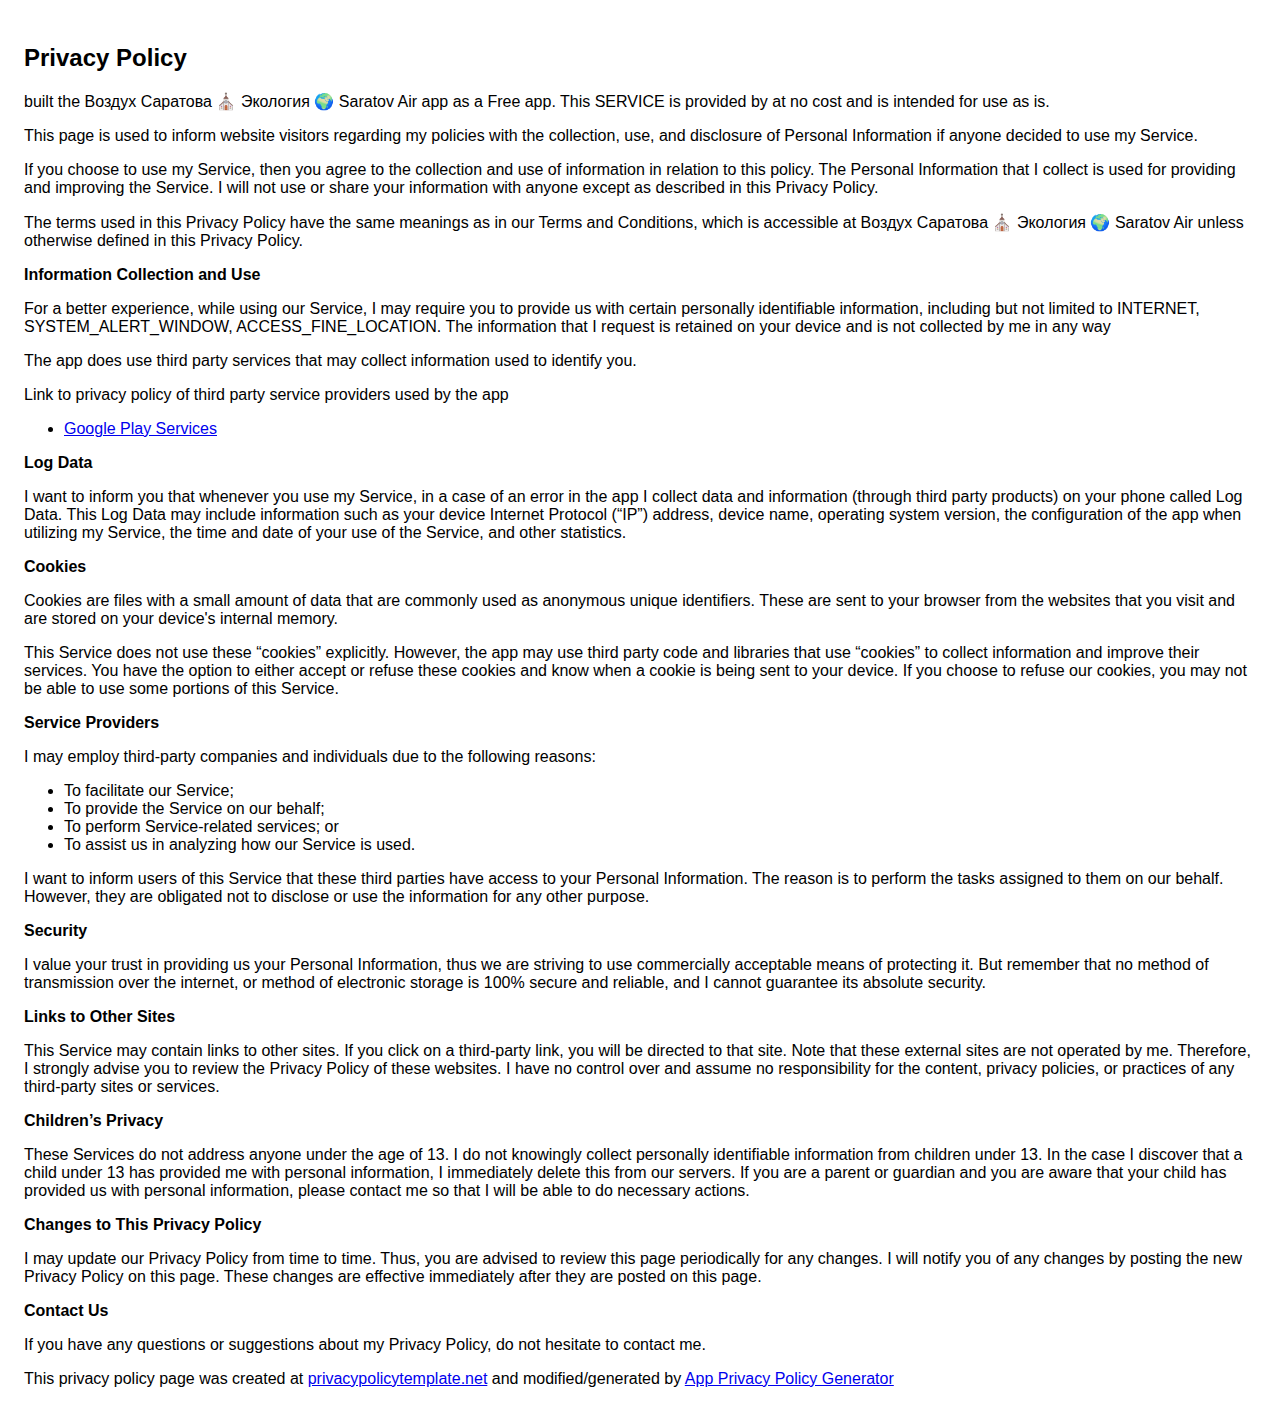
<file: privacy_policy/saratovair.html>
<!DOCTYPE html><html> <head> <meta charset="utf-8"> <meta name="viewport" content="width=device-width"> <title>Privacy Policy</title> <style>body{font-family: "Helvetica Neue", Helvetica, Arial, sans-serif; padding:1em;}</style></head> <body><h2>Privacy Policy</h2> <p>  built the Воздух Саратова ⛪ Экология 🌍 Saratov Air app as a Free app. This SERVICE is provided by  at no cost and is intended for use as is.
                  </p> <p>This page is used to inform website visitors regarding my policies with the collection, use, and
                    disclosure of Personal Information if anyone decided to use my Service.
                  </p> <p>If you choose to use my Service, then you agree to the collection and use of information in relation
                    to this policy. The Personal Information that I collect is used for providing and improving the
                    Service. I will not use or share your information with anyone except as described
                    in this Privacy Policy.
                  </p> <p>The terms used in this Privacy Policy have the same meanings as in our Terms and Conditions, which is accessible
                    at Воздух Саратова ⛪ Экология 🌍 Saratov Air unless otherwise defined in this Privacy Policy.
                  </p> <p><strong>Information Collection and Use</strong></p> <p>For a better experience, while using our Service, I may require you to provide us with certain
                    personally identifiable information, including but not limited to INTERNET, SYSTEM_ALERT_WINDOW, ACCESS_FINE_LOCATION. The information that I request is retained on your device and is not collected by me in any way
                  </p> <p>The app does use third party services that may collect information used to identify you.</p> <div><p>Link to privacy policy of third party service providers used by the app</p> <ul><li><a href="https://www.google.com/policies/privacy/" target="_blank">Google Play Services</a></li> <!----> <!----> <!----> <!----> <!----></ul></div> <p><strong>Log Data</strong></p> <p> I want to inform you that whenever you use my Service, in a case of an
                    error in the app I collect data and information (through third party products) on your phone
                    called Log Data. This Log Data may include information such as your device Internet Protocol (“IP”) address,
                    device name, operating system version, the configuration of the app when utilizing my Service,
                    the time and date of your use of the Service, and other statistics.
                  </p> <p><strong>Cookies</strong></p> <p>Cookies are files with a small amount of data that are commonly used as anonymous unique identifiers. These
                    are sent to your browser from the websites that you visit and are stored on your device's internal memory.
                  </p> <p>This Service does not use these “cookies” explicitly. However, the app may use third party code and libraries
                    that use “cookies” to collect information and improve their services. You have the option to either
                    accept or refuse these cookies and know when a cookie is being sent to your device. If you choose to
                    refuse our cookies, you may not be able to use some portions of this Service.
                  </p> <p><strong>Service Providers</strong></p> <p> I may employ third-party companies and individuals due to the following reasons:</p> <ul><li>To facilitate our Service;</li> <li>To provide the Service on our behalf;</li> <li>To perform Service-related services; or</li> <li>To assist us in analyzing how our Service is used.</li></ul> <p> I want to inform users of this Service that these third parties have access to your
                    Personal Information. The reason is to perform the tasks assigned to them on our behalf. However, they
                    are obligated not to disclose or use the information for any other purpose.
                  </p> <p><strong>Security</strong></p> <p> I value your trust in providing us your Personal Information, thus we are striving
                    to use commercially acceptable means of protecting it. But remember that no method of transmission over
                    the internet, or method of electronic storage is 100% secure and reliable, and I cannot guarantee
                    its absolute security.
                  </p> <p><strong>Links to Other Sites</strong></p> <p>This Service may contain links to other sites. If you click on a third-party link, you will be directed
                    to that site. Note that these external sites are not operated by me. Therefore, I strongly
                    advise you to review the Privacy Policy of these websites. I have no control over
                    and assume no responsibility for the content, privacy policies, or practices of any third-party sites
                    or services.
                  </p> <p><strong>Children’s Privacy</strong></p> <p>These Services do not address anyone under the age of 13. I do not knowingly collect
                    personally identifiable information from children under 13. In the case I discover that a child
                    under 13 has provided me with personal information, I immediately delete this from
                    our servers. If you are a parent or guardian and you are aware that your child has provided us with personal
                    information, please contact me so that I will be able to do necessary actions.
                  </p> <p><strong>Changes to This Privacy Policy</strong></p> <p> I may update our Privacy Policy from time to time. Thus, you are advised to review
                    this page periodically for any changes. I will notify you of any changes by posting
                    the new Privacy Policy on this page. These changes are effective immediately after they are posted on
                    this page.
                  </p> <p><strong>Contact Us</strong></p> <p>If you have any questions or suggestions about my Privacy Policy, do not hesitate to contact
                    me.
                  </p> <p>This privacy policy page was created at <a href="https://privacypolicytemplate.net" target="_blank">privacypolicytemplate.net</a>                    and modified/generated by <a href="https://app-privacy-policy-generator.firebaseapp.com/" target="_blank">App Privacy Policy Generator</a></p></body></html>
</file>
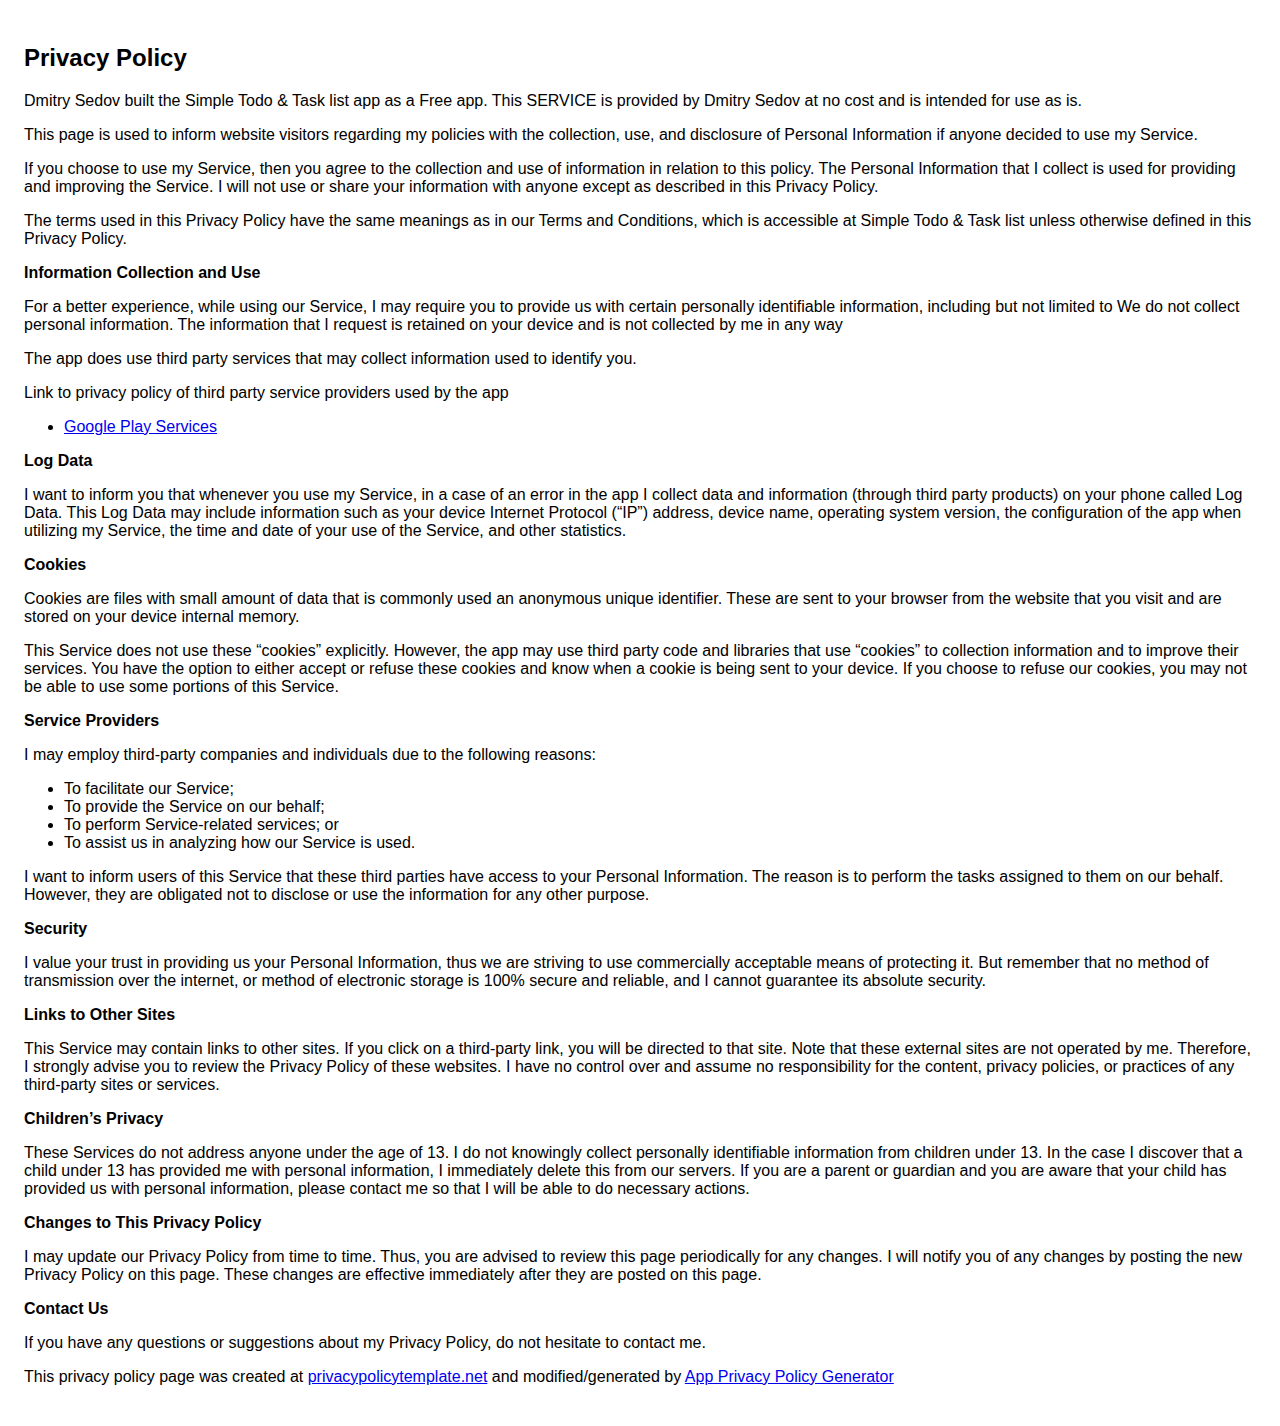
<file: privacy_policy/simple-todo-task-app.html>
<!DOCTYPE html><html> <head> <meta charset="utf-8"> <meta name="viewport" content="width=device-width"> <title>Privacy Policy</title> <style>body{font-family: "Helvetica Neue", Helvetica, Arial, sans-serif; padding:1em;}</style></head> <body><h2>Privacy Policy</h2> <p> Dmitry Sedov built the Simple Todo &amp; Task list app as a Free app. This SERVICE is provided by Dmitry Sedov at no cost and is intended for use as is.
                  </p> <p>This page is used to inform website visitors regarding my policies with the collection, use, and
                    disclosure of Personal Information if anyone decided to use my Service.
                  </p> <p>If you choose to use my Service, then you agree to the collection and use of information in relation
                    to this policy. The Personal Information that I collect is used for providing and improving the
                    Service. I will not use or share your information with anyone except as described
                    in this Privacy Policy.
                  </p> <p>The terms used in this Privacy Policy have the same meanings as in our Terms and Conditions, which is accessible
                    at Simple Todo &amp; Task list unless otherwise defined in this Privacy Policy.
                  </p> <p><strong>Information Collection and Use</strong></p> <p>For a better experience, while using our Service, I may require you to provide us with certain
                    personally identifiable information, including but not limited to We do not collect personal information. The information that I request is retained on your device and is not collected by me in any way
                  </p> <p>The app does use third party services that may collect information used to identify you.</p> <div><p>Link to privacy policy of third party service providers used by the app </p> <ul><li><a href="https://www.google.com/policies/privacy/" target="_blank">Google Play Services</a></li> <!----> <!----> <!----></ul></div> <p><strong>Log Data</strong></p> <p> I want to inform you that whenever you use my Service, in a case of an
                    error in the app I collect data and information (through third party products) on your phone
                    called Log Data. This Log Data may include information such as your device Internet Protocol (“IP”) address,
                    device name, operating system version, the configuration of the app when utilizing my Service,
                    the time and date of your use of the Service, and other statistics.
                  </p> <p><strong>Cookies</strong></p> <p>Cookies are files with small amount of data that is commonly used an anonymous unique identifier. These
                    are sent to your browser from the website that you visit and are stored on your device internal memory.
                  </p> <p>This Service does not use these “cookies” explicitly. However, the app may use third party code and libraries
                    that use “cookies” to collection information and to improve their services. You have the option to either
                    accept or refuse these cookies and know when a cookie is being sent to your device. If you choose to
                    refuse our cookies, you may not be able to use some portions of this Service.
                  </p> <p><strong>Service Providers</strong></p> <p> I may employ third-party companies and individuals due to the following reasons:</p> <ul><li>To facilitate our Service;</li> <li>To provide the Service on our behalf;</li> <li>To perform Service-related services; or</li> <li>To assist us in analyzing how our Service is used.</li></ul> <p> I want to inform users of this Service that these third parties have access to your
                    Personal Information. The reason is to perform the tasks assigned to them on our behalf. However, they
                    are obligated not to disclose or use the information for any other purpose.
                  </p> <p><strong>Security</strong></p> <p> I value your trust in providing us your Personal Information, thus we are striving
                    to use commercially acceptable means of protecting it. But remember that no method of transmission over
                    the internet, or method of electronic storage is 100% secure and reliable, and I cannot guarantee
                    its absolute security.
                  </p> <p><strong>Links to Other Sites</strong></p> <p>This Service may contain links to other sites. If you click on a third-party link, you will be directed
                    to that site. Note that these external sites are not operated by me. Therefore, I strongly
                    advise you to review the Privacy Policy of these websites. I have no control over
                    and assume no responsibility for the content, privacy policies, or practices of any third-party sites
                    or services.
                  </p> <p><strong>Children’s Privacy</strong></p> <p>These Services do not address anyone under the age of 13. I do not knowingly collect
                    personally identifiable information from children under 13. In the case I discover that a child
                    under 13 has provided me with personal information, I immediately delete this from
                    our servers. If you are a parent or guardian and you are aware that your child has provided us with personal
                    information, please contact me so that I will be able to do necessary actions.
                  </p> <p><strong>Changes to This Privacy Policy</strong></p> <p> I may update our Privacy Policy from time to time. Thus, you are advised to review
                    this page periodically for any changes. I will notify you of any changes by posting
                    the new Privacy Policy on this page. These changes are effective immediately after they are posted on
                    this page.
                  </p> <p><strong>Contact Us</strong></p> <p>If you have any questions or suggestions about my Privacy Policy, do not hesitate to contact
                    me.
                  </p> <p>This privacy policy page was created at <a href="https://privacypolicytemplate.net" target="_blank">privacypolicytemplate.net</a>                    and modified/generated by <a href="https://app-privacy-policy-generator.firebaseapp.com/" target="_blank">App Privacy Policy Generator</a></p></body></html>
</file>
<file: css/demo.css>
@font-face {
	font-family: 'codropsicons';
	font-weight: normal;
	font-style: normal;
	src: url('../fonts/codropsicons/codropsicons.eot');
	src: url('../fonts/codropsicons/codropsicons.eot?#iefix') format('embedded-opentype'), url('../fonts/codropsicons/codropsicons.woff') format('woff'), url('../fonts/codropsicons/codropsicons.ttf') format('truetype'), url('../fonts/codropsicons/codropsicons.svg#codropsicons') format('svg');
}

*,
*:after,
*:before {
	-webkit-box-sizing: border-box;
	box-sizing: border-box;
}

.clearfix:before,
.clearfix:after {
	content: '';
	display: table;
}

.clearfix:after {
	clear: both;
}

body {
	font-family: Avenir, 'Helvetica Neue', 'Lato', 'Segoe UI', Helvetica, Arial, sans-serif;
	line-height: 1.5;
	color: #3b393d;
	background: #f0f0f0;
	background-size: cover;
	-webkit-font-smoothing: antialiased;
	-moz-osx-font-smoothing: grayscale;
	overflow: hidden;
	overflow-y: scroll;
}

body.body--hidden {
	overflow: hidden;
}

body.body--hidden .codrops-header,
body.body--hidden .content--related {
	opacity: 0;
}

.codrops-header,
.content--related {
	-webkit-transition: opacity 300ms ease-in-out;
	transition: opacity 300ms ease-in-out;
}

a {
	text-decoration: none;
	color: #de6551;
	outline: none;
}

a:hover,
a:focus {
	color: #3b393d;
}

.demo-2 a {
	color: #7cc576;
}

.demo-3 {
	background: #1b1b1b;
}

.demo-4 {
	background: #acaad1;
}

.demo-4 a {
	color: #6448a0;
}

.demo-4 .codrops-header h1 span {
	color: #4f4c4c;
}

.hidden {
	position: absolute;
	overflow: hidden;
	width: 0;
	height: 0;
	pointer-events: none;
}
/* Header */

.codrops-header {
	padding: 2em 1em;
	text-align: center;
}

.codrops-header h1 {
	font-size: 2.25em;
	font-weight: 400;
	line-height: 1.2;
	margin: .5em 0 0;
}

.codrops-header h1 span {
	font-size: .45em;
	display: block;
	padding: .5em 0 1em;
	color: #999;
}
/* Top Navigation Style */

.codrops-links {
	position: relative;
	display: inline-block;
	text-align: center;
	white-space: nowrap;
}

.codrops-links::after {
	content: '';
	position: absolute;
	top: 0;
	left: 50%;
	width: 2px;
	height: 100%;
	margin-left: -1px;
	background: #ddd;
	-webkit-transform: rotate3d(0, 0, 1, 22.5deg);
	transform: rotate3d(0, 0, 1, 22.5deg);
}

.codrops-icon {
	display: inline-block;
	width: 1.5em;
	margin: .5em;
	padding: 0em 0;
	text-decoration: none;
}

.codrops-icon span {
	display: none;
}

.codrops-icon:before {
	font-family: 'codropsicons';
	font-weight: normal;
	font-style: normal;
	font-variant: normal;
	line-height: 1;
	margin: 0 5px;
	text-transform: none;
	-webkit-font-smoothing: antialiased;

	speak: none;
}

.codrops-icon--drop:before {
	content: '\e001';
}

.codrops-icon--prev:before {
	content: '\e004';
}
/* Demo links */

.codrops-demos {
	margin: 2em 0 0;
}

.codrops-demos a {
	display: inline-block;
	margin: 0 .5em;
}

.codrops-demos a.current-demo {
	font-weight: bold;
	color: #3b393d;
}
/* Content */

.content {
	padding: 1em 0 4em;
}
/* Related demos */

.content--related {
	font-weight: bold;
	text-align: center;
}

.media-item {
	display: inline-block;
	padding: 1em;
	vertical-align: top;
	-webkit-transition: color .3s;
	transition: color .3s;
}

.media-item__img {
	max-width: 100%;
	opacity: .3;
	-webkit-transition: opacity .3s;
	transition: opacity .3s;
}

.media-item:hover .media-item__img,
.media-item:focus .media-item__img {
	opacity: 1;
}

.media-item__title {
	font-size: 1em;
	margin: 0;
	padding: .5em;
}

/* cards wrapper and close btn */

.wrapper {
	overflow: auto;
	width: 95%;
	max-width: 1366px;
	margin: 0 auto;
}

@media screen and (max-width: 50em) {
	.codrops-header {
		padding: 3em 10% 4em;
	}
}

@media screen and (max-width: 40em) {
	.codrops-header h1 {
		font-size: 2.4em;
		line-height: 1.2;
	}
}


/* add */

	.button{display:inline-block;
	height:2rem;
	line-height:2rem;
	padding:0 .75em;
	border:1px solid #0b28fb;
	border-radius:3px;
	background:transparent;
	color:#0b28fb;
	text-transform:uppercase;
	letter-spacing:.1em;
	font-size:.8rem;
	-webkit-transition:all .1s ease;
	transition:all .1s ease;
	
}
	.button:hover{color:#fff;
	background:#0b28fb
}
	.button--inversed{color:#fff;
	background:#0b28fb
}



.text-container {
	max-width:1326px;
	margin-left:auto;
	margin-right:auto;
	padding:2rem 4rem;
	background:#fff
}

	.grid{display:-webkit-box;
	display:-webkit-flex;
	display:-ms-flexbox;
	display:flex;
	-webkit-flex-wrap:wrap;
	-ms-flex-wrap:wrap;
	flex-wrap:wrap;
	
}
	.grid > *{overflow:hidden
}
	.grid .col-1-2{width:50%
}
	.grid .col-1-3{width:33.33%
}
	.grid .col-2-3{width:66.66%
}
	.grid .col-1-4{width:25%
}
	.grid .col-3-4{width:75%
}
	.grid .col-1-5{width:20%
}
	.grid .col-2-5{width:40%
}
	.grid .col-3-5{width:60%
}
	.grid .col-4-5{width:80%
}
	@media screen and (max-width:1023px){.grid > *[class*='col-']{width:100%
}
	
}
	.sidebar{padding:0 1rem
}
	.sidebar__widget{margin-bottom:2rem;
	overflow:hidden
}
	.widget{font-size:.9rem;
	
}
	.widget p:not(:last-child){margin-bottom:1rem
}
	.widget--communities a{display:inline-block
}
	.widget--communities a + a{margin-left:.5rem
}
	.widget--communities img{display:block
}
	.widget__title{margin-bottom:1rem;
	
}
	.widget__title--sidebar{text-transform:uppercase;
	letter-spacing:.1em;
	font-size:1rem;
	margin:0 0 .5rem
}
	@media screen and (max-width:680px){.widget__title{font-size:1.4rem;
	margin-bottom:.5rem
}
	
}
	.hello{margin-bottom:4rem;
	padding-right:1rem;
	font-size:1.3rem;
	
}
	.hello h2{margin-bottom:1rem
}
	.hello p{margin-bottom:1em
}
	@media screen and (max-width:680px){.hello{margin-bottom:3rem;
	padding-right:0;
	font-size:1rem;
	
}
	.hello h2{font-size:1.4rem;
	margin-bottom:.5rem
}
	

	.footer{margin-top:2rem
}
	.footer__widget{font-size:1rem;
	
}
	.footer__widget:first-child{padding-right:2rem
}
	.footer__widget:last-child{padding-left:2rem
}
	@media screen and (min-width:680px) and (max-width:1023px){.footer__widget.col-3-5{width:60%
}
	.footer__widget.col-2-5{width:40%
}
	
}
	@media screen and (max-width:680px){.footer__widget.col-3-5,.footer__widget.col-2-5{width:100%;
	padding:0
}
	.footer__widget.col-3-5{margin-bottom:2rem
}
	
}
</file>
<file: css/card.css>
/* CARD */

.card {
	position: relative;
	float: left;
	width: 29%;
	height: 0;
	margin: 2%;
	padding-bottom: 20%;
}

.card__container {
	position: fixed;
	top: 0;
	left: 0;
	overflow-x: hidden;
	overflow-y: auto;
	width: 100%;
	height: 100%;
	-webkit-transform: translate3d(0, 0, 0);
	/* prevents flicker */

	-webkit-overflow-scrolling: touch;
}

.card__container--closed {
	position: absolute;
	overflow: hidden;
}

.card__image {
	position: relative;
	left: 50%;
	display: block;
	height: 100%;
	max-height: 500px;
	-webkit-transform: translateX(-50%);
	-ms-transform: translateX(-50%);
	transform: translateX(-50%);
}

.card__container--closed .card__image {
	cursor: pointer;
}

.card__content {
	position: relative;
	width: 100%;
	height: auto;
	margin: 0 auto;
	padding: 30px 40px 22px;
	color: #888;
	background: #fff;
}

.card__container--closed .card__content {
	margin-top: 0;
	padding: 5px 16px;
	pointer-events: none;
	background: transparent;
}

.card__caption {
	font-size: 2em;
	max-width: 900px;
	margin: 0 auto;
	padding: 35px 30px 0px;
}

.card__container--closed .card__caption {
	font-size: 1em;
	max-width: none;
	padding: 30px 10px;
	-webkit-transform: translateY(-100%);
	-ms-transform: translateY(-100%);
	transform: translateY(-100%);
}

.card__title {
	font-size: 1.5em;
	line-height: 1;
	margin: 5px 0 0 0;
	color: #3b393d;
	/*background-color: #000;
	opacity: 0.8;*/
}

.card__container--closed .card__title {
	color: #fff;
	background-color: #000;
	opacity: 0.75;
}

.card__subtitle {
	font-size: .95em;
	line-height: 1;
	margin: 5px 0 0;
	color: #777778;
	/*background-color: #000;
	opacity: 0.8; */
}

.card__container--closed .card__subtitle {
	color: #f5f5f5;
	background-color: #000;
	opacity: 0.75;
}

.card__copy {
	font-size: 1.25em;
	max-width: 900px;
	margin: 0 auto;
	padding: 25px 30px 100px;
	color: #3b393d;
}

.card__copy p:first-of-type {
	font-size: 1.5em;
	padding: 0 0 1em 0;
}

.card__btn-close {
	font-size: 48px;
	position: absolute;
	top: 0;
	right: 0;
	padding: 36px;
	cursor: pointer;
}

.card__container--closed .card__btn-close {
	display: none;
}

.meta {
	font-size: .85em;
	display: -webkit-flex;
	display: flex;
	padding: 0 0 35px 0;

	-webkit-align-items: center;
	align-items: center;
}

.card__container--closed .meta {
	visibility: hidden;
}

.meta__avatar {
	border-radius: 50%;
}

.meta__author {
	font-weight: bold;
	padding: 0 15px;
}

.meta__date {
	margin: 0 0 0 auto;
}

@media only screen and (max-width: 980px) {
	.card {
		width: 46%;
		padding-bottom: 32.2%;
	}
	.card__image {
		max-height: 360px;
	}
	.card__content {
		margin-bottom: 0;
		padding-right: 20px;
		padding-left: 20px;
	}
}

@media only screen and (max-width: 580px) {
	.card {
		width: 96%;
		padding-bottom: 67.2%;
	}
}

@media only screen and (max-width: 400px) {
	.card__caption {
		font-size: 1.25em;
		padding: 35px 0px 0px;
	}
	.meta {
		padding: 0 0 25px 0;
	}
	.card__copy {
		font-size: 90%;
		padding: 25px 0px 100px;
	}
}

.card__content h2 {
	color: #ccc;
}
</file>
<file: css/pattern.css>
/* PATTERN */

.pattern {
	position: fixed;
	z-index: -1;
	top: 0;
	left: 0;
	width: 100%;
	height: 100%;
}

.pattern--hidden {
	visibility: hidden;
	opacity: 0;
}

.pattern--hidden .polygon {
	transition-duration: 0ms;
}

.pattern svg {
	width: 100%;
	height: 100%;
}

.polygon {
	transition: -webkit-transform 300ms ease-in-out, opacity 300ms ease-in-out;
	transition: transform 300ms ease-in-out, opacity 300ms ease-in-out;
	-webkit-transform: scale(1);
	transform: scale(1);
	-webkit-transform-origin: center bottom;
	transform-origin: center bottom;
	fill: transparent;
}

.polygon--hidden {
	opacity: 0;
	-webkit-transform: scale(0);
	transform: scale(0);
}
/* disable scale on firefox */

.ff .polygon {
	-webkit-transform: scale(1)!important;
	transform: scale(1)!important;
}
</file>
<file: css/card-4.css>
/* CARD */

.card {
	position: relative;
	float: left;
	width: 29%;
	height: 0;
	margin: 2%;
	padding-bottom: 20%;
}

.card__container {
	position: fixed;
	top: 0;
	left: 0;
	overflow-x: hidden;
	overflow-y: auto;
	width: 100%;
	height: 100%;
	-webkit-overflow-scrolling: touch;
}

.card__container--closed {
	position: absolute;
	overflow: hidden;
}

.card__image {
	position: absolute;
	top: 0;
	left: 0;
	display: block;
	width: 100%;
	height: 100%;
}

.card__container--closed .card__image {
	position: relative;
	cursor: pointer;
}
/* Fix IE */

.card__container--fix-image .card__image {
	position: fixed;
}

.card__content {
	position: relative;
	width: 100%;
	max-width: 800px;
	height: auto;
	margin: 400px auto 60px;
	padding: 30px 40px 22px;
	background: #fff;
}

.card__container--closed .card__content {
	margin-top: 0;
	padding: 0 16px;
	pointer-events: none;
	background: transparent;
}

.card__caption {
	font-size: 2em;
	max-width: 800px;
	margin: 0 auto;
	padding: 35px 30px 0px;
}

.card__container--closed .card__caption {
	font-size: 1em;
	max-width: auto;
	padding: 10px 10px 25px;
	-webkit-transform: translateY(-100%);
	-ms-transform: translateY(-100%);
	transform: translateY(-100%);
}

.card__title {
	font-size: 1.5em;
	line-height: 1;
	margin: 5px 0 0 0;
	color: #3b393d;
}

.card__container--closed .card__title {
	color: #fff;
}

.card__subtitle {
	font-size: .95em;
	line-height: 1;
	margin: 5px 0 0;
	color: #777778;
}

.card__container--closed .card__subtitle {
	color: #f5f5f5;
}

.card__copy {
	font-size: 1.25em;
	max-width: 900px;
	margin: 0 auto;
	padding: 25px 30px 100px;
	color: #3b393d;
}

.card__copy p:first-of-type {
	font-size: 1.5em;
	padding: 0 0 1em 0;
}

.card__btn-close {
	font-size: 18px;
	position: absolute;
	top: 0;
	right: 0;
	padding: 36px;
	cursor: pointer;
}

.card__container--closed .card__btn-close {
	display: none;
}

.meta {
	font-size: .85em;
	display: -webkit-flex;
	display: flex;
	padding: 0 0 35px 0;

	-webkit-align-items: center;
	align-items: center;
}

.meta__avatar {
	border-radius: 50%;
}

.meta__author {
	font-weight: bold;
	padding: 0 15px;
}

.meta__date {
	margin: 0 0 0 auto;
}

@media only screen and (max-width: 980px) {
	.card {
		width: 46%;
		padding-bottom: 32.2%;
	}
	.card__content {
		margin-bottom: 0;
		padding-right: 20px;
		padding-left: 20px;
	}
}

@media only screen and (max-width: 580px) {
	.card {
		width: 96%;
		padding-bottom: 67.2%;
	}
}

@media only screen and (max-width: 400px) {
	.card__caption {
		font-size: 1.25em;
		padding: 35px 0px 0px;
	}
	.meta {
		padding: 0 0 25px 0;
	}
	.card__copy {
		font-size: 90%;
		padding: 25px 0px 100px;
	}
}
</file>
<file: css/pattern-4.css>
/* PATTERN */

.pattern {
	position: fixed;
	z-index: -1;
	top: 0;
	left: 0;
	width: 100%;
	height: 100%;
	background: no-repeat center center / cover;
}

.pattern--hidden {
	visibility: hidden;
	opacity: 0;
}

.pattern--hidden .polygon {
	transition-duration: 0ms;
}

.pattern svg {
	width: 100%;
	height: 100%;
}

.polygon {
	transition: -webkit-transform 300ms ease-in-out, opacity 300ms ease-in-out;
	transition: transform 300ms ease-in-out, opacity 300ms ease-in-out;
	-webkit-transform: scale(1);
	transform: scale(1);
	-webkit-transform-origin: center bottom;
	transform-origin: center bottom;
}

.polygon--hidden {
	opacity: 0;
	-webkit-transform: scale(0);
	transform: scale(0);
}
/* disable scale on firefox */

.ff .polygon {
	-webkit-transform: scale(1)!important;
	transform: scale(1)!important;
}
</file>
